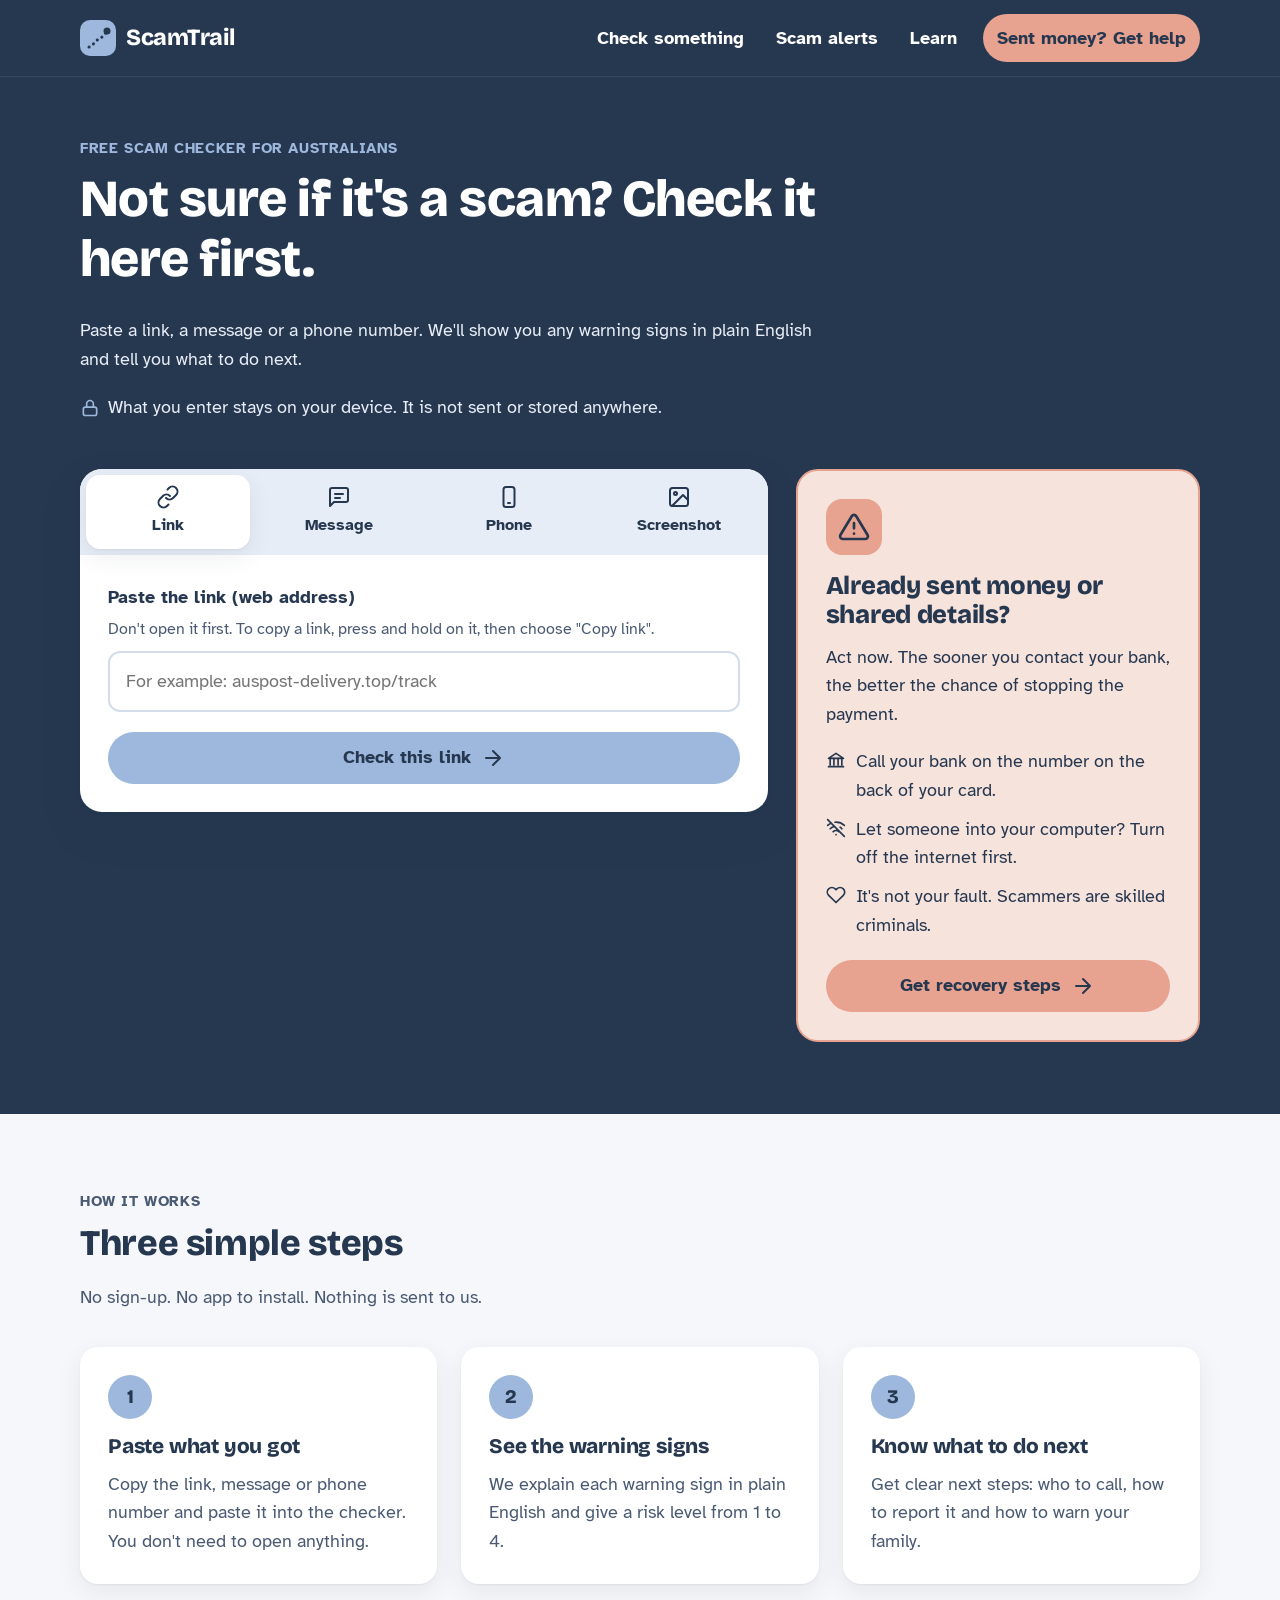
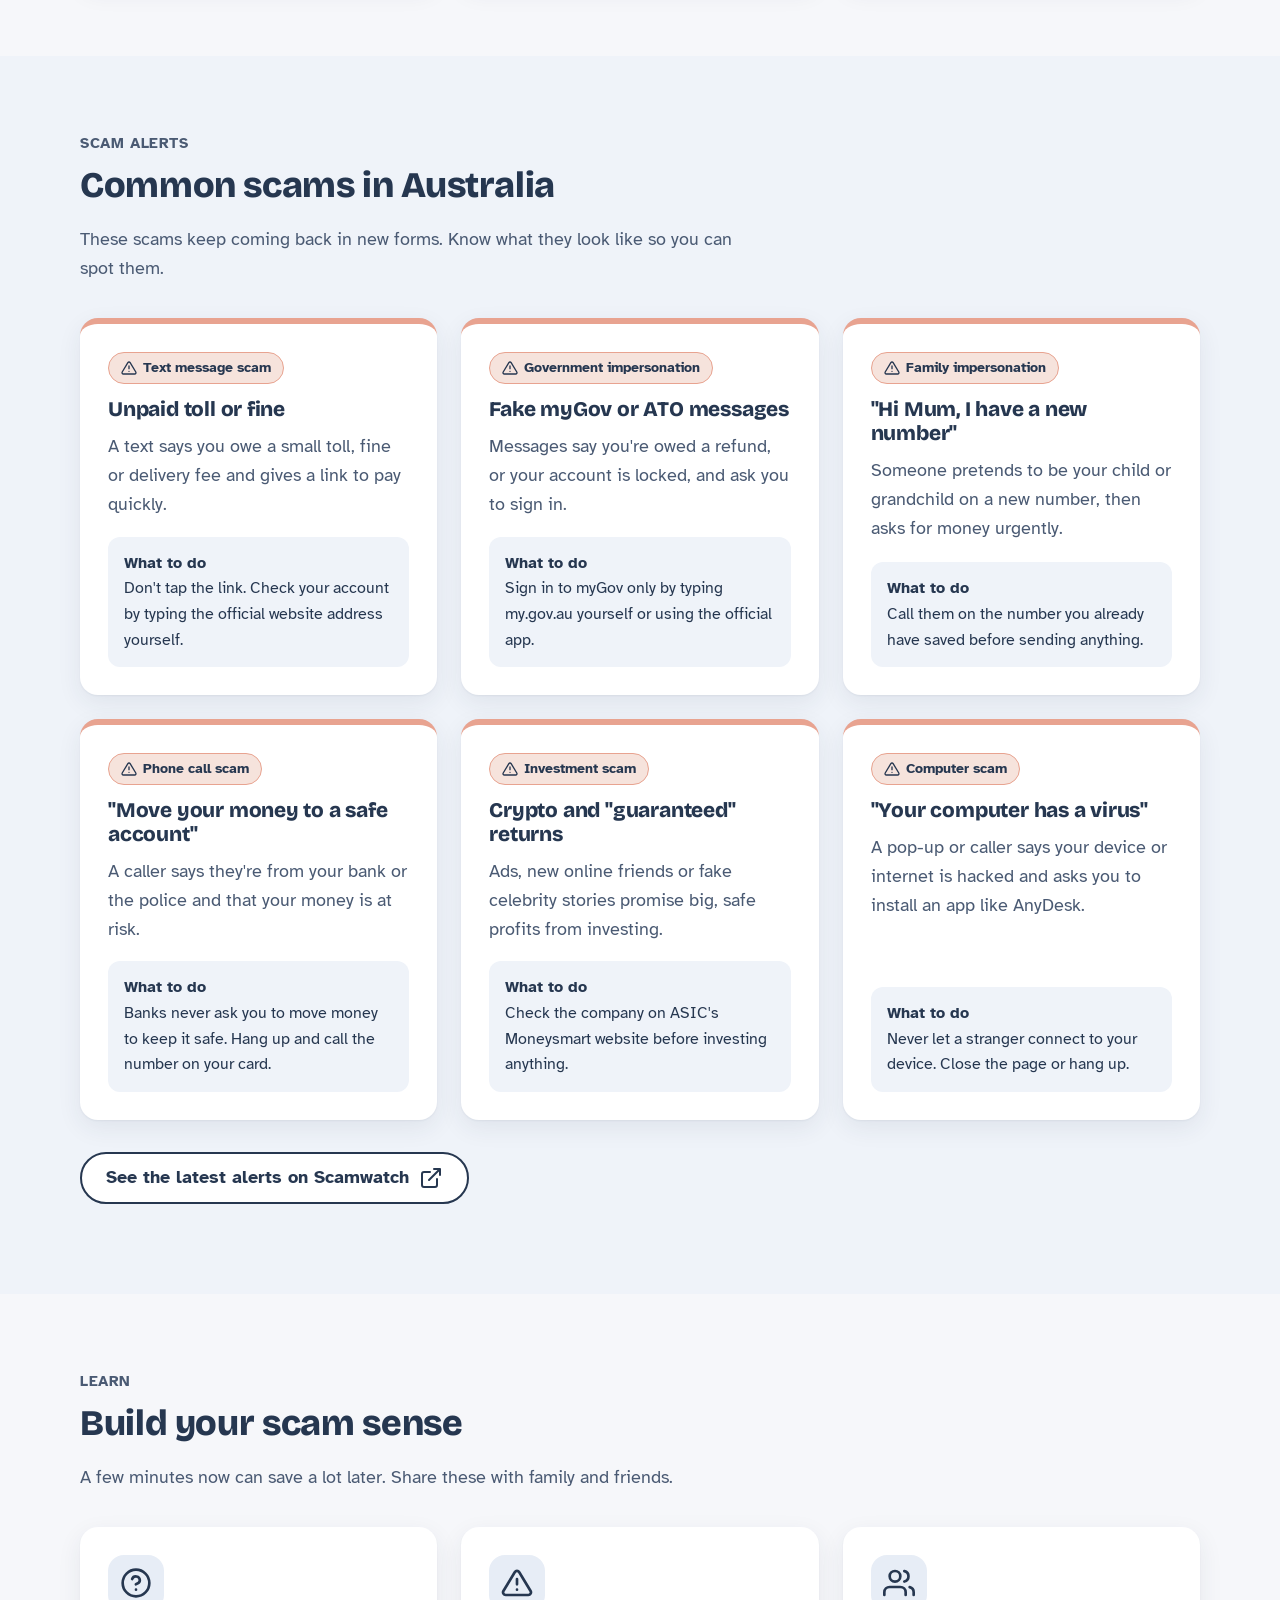
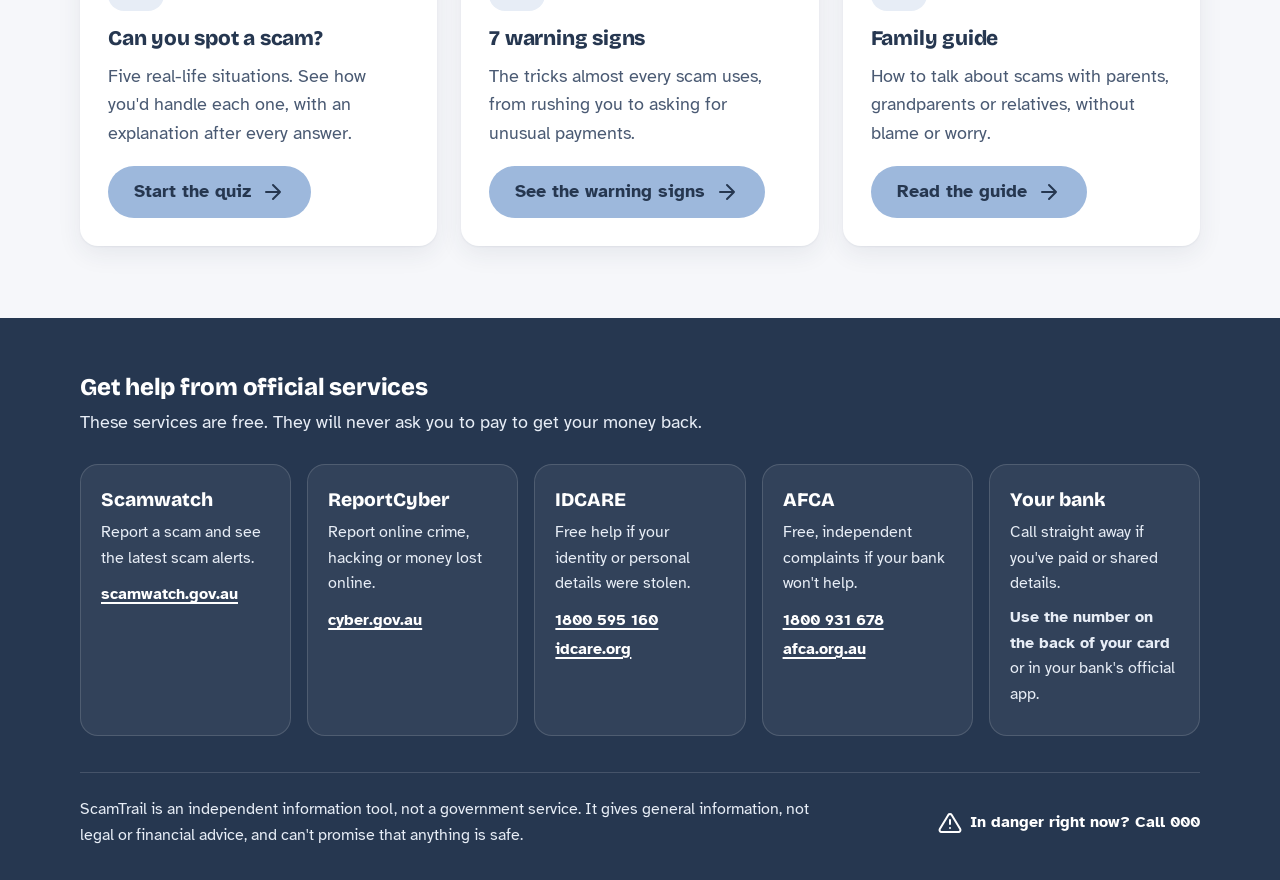
<file: index.html>
<!doctype html>
<html lang="en-AU">
<head>
  <meta charset="utf-8">
  <meta name="viewport" content="width=device-width, initial-scale=1">
  <meta name="theme-color" content="#263750">
  <link rel="icon" href="data:image/svg+xml,%3Csvg xmlns='http://www.w3.org/2000/svg' viewBox='0 0 36 36'%3E%3Crect width='36' height='36' rx='10' fill='%239DB8DC'/%3E%3Ccircle cx='27' cy='11' r='3.5' fill='%23263750'/%3E%3Cpath d='M9 27c5 0 4.5-7 9-7s4-7 9-7' fill='none' stroke='%23263750' stroke-width='3' stroke-linecap='round'/%3E%3C/svg%3E">
  <link rel="preconnect" href="https://fonts.googleapis.com">
  <link rel="preconnect" href="https://fonts.gstatic.com" crossorigin>
  <link href="https://fonts.googleapis.com/css2?family=Atkinson+Hyperlegible:ital,wght@0,400;0,700;1,400&family=Bricolage+Grotesque:opsz,wght@12..96,800&display=swap" rel="stylesheet">
  <link rel="stylesheet" href="assets/css/styles.css">
  <title>ScamTrail: check a link, message or call</title>
  <meta name="description" content="Free, private scam checker for Australians. Paste a link, message or phone number and see warning signs in plain English, plus clear steps if you've already sent money.">
</head>
<body>
  <svg xmlns="http://www.w3.org/2000/svg" style="display:none" aria-hidden="true">
    <symbol id="i-link" viewBox="0 0 24 24"><path d="M10 13a5 5 0 0 0 7.07 0l3-3a5 5 0 0 0-7.07-7.07l-1.5 1.5"/><path d="M14 11a5 5 0 0 0-7.07 0l-3 3a5 5 0 0 0 7.07 7.07l1.5-1.5"/></symbol>
    <symbol id="i-message" viewBox="0 0 24 24"><path d="M21 15a2 2 0 0 1-2 2H7l-4 4V5a2 2 0 0 1 2-2h14a2 2 0 0 1 2 2z"/><path d="M8 9h8M8 13h5"/></symbol>
    <symbol id="i-phone" viewBox="0 0 24 24"><rect x="6.5" y="2" width="11" height="20" rx="2.5"/><path d="M11 18h2"/></symbol>
    <symbol id="i-image" viewBox="0 0 24 24"><rect x="3" y="3" width="18" height="18" rx="2.5"/><circle cx="8.5" cy="8.5" r="1.5"/><path d="m21 15-5-5L5 21"/></symbol>
    <symbol id="i-shield" viewBox="0 0 24 24"><path d="M12 22s8-4 8-10V5l-8-3-8 3v7c0 6 8 10 8 10z"/></symbol>
    <symbol id="i-shield-check" viewBox="0 0 24 24"><path d="M12 22s8-4 8-10V5l-8-3-8 3v7c0 6 8 10 8 10z"/><path d="m9 12 2 2 4-4"/></symbol>
    <symbol id="i-alert" viewBox="0 0 24 24"><path d="M10.3 3.9 1.8 18a2 2 0 0 0 1.7 3h17a2 2 0 0 0 1.7-3L13.7 3.9a2 2 0 0 0-3.4 0z"/><path d="M12 9v4M12 17h.01"/></symbol>
    <symbol id="i-check" viewBox="0 0 24 24"><path d="M20 6 9 17l-5-5"/></symbol>
    <symbol id="i-x" viewBox="0 0 24 24"><path d="M18 6 6 18M6 6l12 12"/></symbol>
    <symbol id="i-arrow" viewBox="0 0 24 24"><path d="M5 12h14M12 5l7 7-7 7"/></symbol>
    <symbol id="i-external" viewBox="0 0 24 24"><path d="M18 13v6a2 2 0 0 1-2 2H5a2 2 0 0 1-2-2V8a2 2 0 0 1 2-2h6M15 3h6v6M10 14 21 3"/></symbol>
    <symbol id="i-bank" viewBox="0 0 24 24"><path d="M3 10h18L12 4 3 10z"/><path d="M5 10v8M9.5 10v8M14.5 10v8M19 10v8M3 20h18"/></symbol>
    <symbol id="i-card" viewBox="0 0 24 24"><rect x="2" y="5" width="20" height="14" rx="2.5"/><path d="M2 10h20M6 15h4"/></symbol>
    <symbol id="i-gift" viewBox="0 0 24 24"><rect x="3" y="8" width="18" height="4" rx="1"/><path d="M12 8v13M19 12v9H5v-9"/><path d="M7.5 8a2.5 2.5 0 0 1 0-5C11 3 12 8 12 8s1-5 4.5-5a2.5 2.5 0 0 1 0 5"/></symbol>
    <symbol id="i-id" viewBox="0 0 24 24"><rect x="2" y="5" width="20" height="14" rx="2.5"/><circle cx="8" cy="11" r="2"/><path d="M5 16c.7-1.2 1.8-2 3-2s2.3.8 3 2M14 10h5M14 14h3"/></symbol>
    <symbol id="i-monitor" viewBox="0 0 24 24"><rect x="2" y="4" width="20" height="13" rx="2.5"/><path d="M8 21h8M12 17v4"/></symbol>
    <symbol id="i-book" viewBox="0 0 24 24"><path d="M4 19.5A2.5 2.5 0 0 1 6.5 17H20V3H6.5A2.5 2.5 0 0 0 4 5.5z"/><path d="M4 19.5A2.5 2.5 0 0 0 6.5 22H20v-5"/></symbol>
    <symbol id="i-quiz" viewBox="0 0 24 24"><circle cx="12" cy="12" r="10"/><path d="M9.1 9a3 3 0 0 1 5.8 1c0 2-3 3-3 3M12 17h.01"/></symbol>
    <symbol id="i-family" viewBox="0 0 24 24"><path d="M17 21v-2a4 4 0 0 0-4-4H5a4 4 0 0 0-4 4v2"/><circle cx="9" cy="7" r="4"/><path d="M23 21v-2a4 4 0 0 0-3-3.9M16 3.1a4 4 0 0 1 0 7.8"/></symbol>
    <symbol id="i-share" viewBox="0 0 24 24"><circle cx="18" cy="5" r="3"/><circle cx="6" cy="12" r="3"/><circle cx="18" cy="19" r="3"/><path d="m8.6 13.5 6.8 4M15.4 6.5l-6.8 4"/></symbol>
    <symbol id="i-flag" viewBox="0 0 24 24"><path d="M4 22V4M4 15s1-1 4-1 5 2 8 2 4-1 4-1V3s-1 1-4 1-5-2-8-2-4 1-4 1"/></symbol>
    <symbol id="i-upload" viewBox="0 0 24 24"><path d="M21 15v4a2 2 0 0 1-2 2H5a2 2 0 0 1-2-2v-4M17 8l-5-5-5 5M12 3v12"/></symbol>
    <symbol id="i-notes" viewBox="0 0 24 24"><rect x="5" y="4" width="14" height="18" rx="2"/><path d="M9 2h6v4H9zM9 11h6M9 15h6"/></symbol>
    <symbol id="i-letter" viewBox="0 0 24 24"><rect x="3" y="5" width="18" height="14" rx="2.5"/><path d="m3 7 9 6 9-6"/></symbol>
    <symbol id="i-lock" viewBox="0 0 24 24"><rect x="4" y="11" width="16" height="10" rx="2.5"/><path d="M8 11V7a4 4 0 0 1 8 0v4"/></symbol>
    <symbol id="i-clock" viewBox="0 0 24 24"><circle cx="12" cy="12" r="10"/><path d="M12 6v6l4 2"/></symbol>
    <symbol id="i-eye" viewBox="0 0 24 24"><path d="M1 12s4-8 11-8 11 8 11 8-4 8-11 8-11-8-11-8z"/><circle cx="12" cy="12" r="3"/></symbol>
    <symbol id="i-menu" viewBox="0 0 24 24"><path d="M3 6h18M3 12h18M3 18h18"/></symbol>
    <symbol id="i-heart" viewBox="0 0 24 24"><path d="M20.8 4.6a5.5 5.5 0 0 0-7.8 0L12 5.7l-1-1.1a5.5 5.5 0 0 0-7.8 7.8L12 21l8.8-8.6a5.5 5.5 0 0 0 0-7.8z"/></symbol>
    <symbol id="i-copy" viewBox="0 0 24 24"><rect x="9" y="9" width="13" height="13" rx="2"/><path d="M5 15H4a2 2 0 0 1-2-2V4a2 2 0 0 1 2-2h9a2 2 0 0 1 2 2v1"/></symbol>
    <symbol id="i-download" viewBox="0 0 24 24"><path d="M21 15v4a2 2 0 0 1-2 2H5a2 2 0 0 1-2-2v-4M7 10l5 5 5-5M12 15V3"/></symbol>
    <symbol id="i-print" viewBox="0 0 24 24"><path d="M6 9V2h12v7M6 18H4a2 2 0 0 1-2-2v-5a2 2 0 0 1 2-2h16a2 2 0 0 1 2 2v5a2 2 0 0 1-2 2h-2"/><rect x="6" y="14" width="12" height="8"/></symbol>
    <symbol id="i-trash" viewBox="0 0 24 24"><path d="M3 6h18M8 6V4a2 2 0 0 1 2-2h4a2 2 0 0 1 2 2v2M19 6l-1 14a2 2 0 0 1-2 2H8a2 2 0 0 1-2-2L5 6"/></symbol>
    <symbol id="i-search" viewBox="0 0 24 24"><circle cx="11" cy="11" r="7"/><path d="m21 21-4.3-4.3"/></symbol>
    <symbol id="i-wifi-off" viewBox="0 0 24 24"><path d="m2 2 20 20M8.5 16.5a5 5 0 0 1 7 0M2 8.8a15 15 0 0 1 4.2-2.6M10.7 5.1A15 15 0 0 1 22 8.8M5 12.9a10 10 0 0 1 5.2-2.8M16.9 11a10 10 0 0 1 2.1 1.9M12 20h.01"/></symbol>
  </svg>
  <a class="skip-link" href="#main">Skip to main content</a>
  <header class="site-header">
    <div class="container header-inner">
      <a class="brand" href="index.html" aria-label="ScamTrail home">
        <svg viewBox="0 0 36 36" aria-hidden="true"><rect width="36" height="36" rx="10" fill="#9DB8DC"/><path d="M9 27c5 0 4.5-7 9-7s4-7 9-7" fill="none" stroke="#263750" stroke-width="3" stroke-linecap="round" stroke-dasharray="0.1 5.5"/><circle cx="27" cy="11" r="3.5" fill="#263750"/></svg>
        ScamTrail
      </a>
      <button class="nav-toggle" type="button" aria-expanded="false" aria-controls="site-nav">
        <svg class="icon" aria-hidden="true"><use href="#i-menu"/></svg>Menu
      </button>
      <nav class="site-nav" id="site-nav" aria-label="Main">
        <ul>
          <li><a href="index.html#check">Check something</a></li>
          <li><a href="index.html#alerts">Scam alerts</a></li>
          <li><a href="index.html#learn">Learn</a></li>
          <li><a class="nav-help" href="recovery.html">Sent money? Get help</a></li>
        </ul>
      </nav>
    </div>
  </header>

  <main id="main">
    <!-- Hero + checker -->
    <section class="hero" id="check" aria-labelledby="hero-title">
      <div class="container hero-grid">
        <div class="hero-intro">
          <span class="eyebrow">Free scam checker for Australians</span>
          <h1 id="hero-title">Not sure if it's a scam? Check it here first.</h1>
          <p>Paste a link, a message or a phone number. We'll show you any warning signs in plain English and tell you what to do next.</p>
          <p class="privacy-note"><svg class="icon" aria-hidden="true"><use href="#i-lock"/></svg>What you enter stays on your device. It is not sent or stored anywhere.</p>
        </div>

        <div class="checker">
          <div class="tablist" role="tablist" aria-label="What do you want to check?">
            <button class="tab" role="tab" id="tab-link" aria-controls="panel-link" aria-selected="true" type="button">
              <svg class="icon" aria-hidden="true"><use href="#i-link"/></svg>Link
            </button>
            <button class="tab" role="tab" id="tab-message" aria-controls="panel-message" aria-selected="false" tabindex="-1" type="button">
              <svg class="icon" aria-hidden="true"><use href="#i-message"/></svg>Message
            </button>
            <button class="tab" role="tab" id="tab-phone" aria-controls="panel-phone" aria-selected="false" tabindex="-1" type="button">
              <svg class="icon" aria-hidden="true"><use href="#i-phone"/></svg>Phone
            </button>
            <button class="tab" role="tab" id="tab-screenshot" aria-controls="panel-screenshot" aria-selected="false" tabindex="-1" type="button">
              <svg class="icon" aria-hidden="true"><use href="#i-image"/></svg>Screenshot
            </button>
          </div>

          <form class="tabpanel" role="tabpanel" id="panel-link" aria-labelledby="tab-link" data-type="link" novalidate>
            <div class="field">
              <label for="link-input">Paste the link (web address)</label>
              <span class="hint" id="link-hint">Don't open it first. To copy a link, press and hold on it, then choose "Copy link".</span>
              <input class="input" id="link-input" name="value" type="text" inputmode="url" autocomplete="off" autocapitalize="off" spellcheck="false" placeholder="For example: auspost-delivery.top/track" aria-describedby="link-hint link-error">
              <div class="error-msg" id="link-error" role="alert"></div>
            </div>
            <button class="btn btn-primary btn-block" type="submit">Check this link<svg class="icon" aria-hidden="true"><use href="#i-arrow"/></svg></button>
          </form>

          <form class="tabpanel" role="tabpanel" id="panel-message" aria-labelledby="tab-message" data-type="message" novalidate hidden>
            <div class="field">
              <label for="message-input">Paste the text message, email or chat</label>
              <span class="hint" id="message-hint">Include everything: who it's from, any links and any numbers.</span>
              <textarea class="textarea" id="message-input" name="value" placeholder="For example: Your parcel is on hold. Pay the $2.99 redelivery fee within 24 hours..." aria-describedby="message-hint message-error"></textarea>
              <div class="error-msg" id="message-error" role="alert"></div>
            </div>
            <button class="btn btn-primary btn-block" type="submit">Check this message<svg class="icon" aria-hidden="true"><use href="#i-arrow"/></svg></button>
          </form>

          <form class="tabpanel" role="tabpanel" id="panel-phone" aria-labelledby="tab-phone" data-type="phone" novalidate hidden>
            <div class="field">
              <label for="phone-input">Phone number that called or texted you</label>
              <span class="hint" id="phone-hint">Don't call it back to check.</span>
              <input class="input" id="phone-input" name="value" type="tel" inputmode="tel" autocomplete="off" placeholder="For example: 0412 345 678 or +44 20 7946 0000" aria-describedby="phone-hint phone-error">
              <div class="error-msg" id="phone-error" role="alert"></div>
            </div>
            <div class="field">
              <label for="phone-context">What did they say or ask you to do? <span class="hint" style="display:inline">(optional, but it helps)</span></label>
              <textarea class="textarea" id="phone-context" name="context" placeholder="For example: They said they were from my bank and asked me to move money to a safe account."></textarea>
            </div>
            <button class="btn btn-primary btn-block" type="submit">Check this number<svg class="icon" aria-hidden="true"><use href="#i-arrow"/></svg></button>
          </form>

          <form class="tabpanel" role="tabpanel" id="panel-screenshot" aria-labelledby="tab-screenshot" data-type="screenshot" novalidate hidden>
            <div class="field">
              <span class="label" id="shot-label">Add a screenshot (optional)</span>
              <label class="upload" for="shot-input">
                <svg class="icon icon-lg" aria-hidden="true"><use href="#i-upload"/></svg>
                <span class="upload-title">Choose a picture</span>
                <span class="hint" style="margin:0">A photo or screenshot of the message, email or website</span>
                <input id="shot-input" type="file" accept="image/*" aria-labelledby="shot-label">
              </label>
              <div class="preview" id="shot-preview" hidden>
                <img id="shot-img" alt="Preview of your screenshot">
                <div>
                  <p class="preview-name" id="shot-name"></p>
                  <button class="btn btn-ghost" type="button" id="shot-remove"><svg class="icon" aria-hidden="true"><use href="#i-x"/></svg>Remove picture</button>
                </div>
              </div>
            </div>
            <div class="field">
              <label for="shot-text">Type the words you can see in the screenshot</label>
              <span class="hint" id="shot-hint">Include any links, phone numbers, amounts and who it claims to be from.</span>
              <textarea class="textarea" id="shot-text" name="value" placeholder="For example: myGov: Your account is suspended. Verify your details at..." aria-describedby="shot-hint shot-error"></textarea>
              <div class="error-msg" id="shot-error" role="alert"></div>
            </div>
            <button class="btn btn-primary btn-block" type="submit">Check this screenshot<svg class="icon" aria-hidden="true"><use href="#i-arrow"/></svg></button>
            <p class="form-note"><svg class="icon" aria-hidden="true"><use href="#i-eye"/></svg>Your picture stays on this device. ScamTrail can't read words in pictures yet, so we check the words you type.</p>
          </form>
        </div>

        <aside class="sent-money" aria-labelledby="sent-title">
          <div class="icon-badge icon-badge-warn"><svg class="icon icon-lg" aria-hidden="true"><use href="#i-alert"/></svg></div>
          <h2 id="sent-title">Already sent money or shared details?</h2>
          <p>Act now. The sooner you contact your bank, the better the chance of stopping the payment.</p>
          <ul>
            <li><svg class="icon" aria-hidden="true"><use href="#i-bank"/></svg><span>Call your bank on the number on the back of your card.</span></li>
            <li><svg class="icon" aria-hidden="true"><use href="#i-wifi-off"/></svg><span>Let someone into your computer? Turn off the internet first.</span></li>
            <li><svg class="icon" aria-hidden="true"><use href="#i-heart"/></svg><span>It's not your fault. Scammers are skilled criminals.</span></li>
          </ul>
          <a class="btn btn-warn btn-block" href="recovery.html">Get recovery steps<svg class="icon" aria-hidden="true"><use href="#i-arrow"/></svg></a>
        </aside>
      </div>
    </section>

    <!-- How it works -->
    <section class="section" aria-labelledby="how-title">
      <div class="container">
        <div class="section-head">
          <span class="eyebrow">How it works</span>
          <h2 id="how-title">Three simple steps</h2>
          <p>No sign-up. No app to install. Nothing is sent to us.</p>
        </div>
        <ol class="steps grid grid-3">
          <li class="card step-card">
            <span class="step-num" aria-hidden="true">1</span>
            <h3><span class="visually-hidden">Step 1: </span>Paste what you got</h3>
            <p>Copy the link, message or phone number and paste it into the checker. You don't need to open anything.</p>
          </li>
          <li class="card step-card">
            <span class="step-num" aria-hidden="true">2</span>
            <h3><span class="visually-hidden">Step 2: </span>See the warning signs</h3>
            <p>We explain each warning sign in plain English and give a risk level from 1 to 4.</p>
          </li>
          <li class="card step-card">
            <span class="step-num" aria-hidden="true">3</span>
            <h3><span class="visually-hidden">Step 3: </span>Know what to do next</h3>
            <p>Get clear next steps: who to call, how to report it and how to warn your family.</p>
          </li>
        </ol>
      </div>
    </section>

    <!-- Scam alerts -->
    <section class="section section-tint" id="alerts" aria-labelledby="alerts-title">
      <div class="container">
        <div class="section-head">
          <span class="eyebrow">Scam alerts</span>
          <h2 id="alerts-title">Common scams in Australia</h2>
          <p>These scams keep coming back in new forms. Know what they look like so you can spot them.</p>
        </div>
        <div class="grid grid-3">
          <article class="card alert-card">
            <span class="tag tag-warn"><svg class="icon" aria-hidden="true"><use href="#i-alert"/></svg>Text message scam</span>
            <h3>Unpaid toll or fine</h3>
            <p>A text says you owe a small toll, fine or delivery fee and gives a link to pay quickly.</p>
            <div class="alert-tip"><strong>What to do</strong>Don't tap the link. Check your account by typing the official website address yourself.</div>
          </article>
          <article class="card alert-card">
            <span class="tag tag-warn"><svg class="icon" aria-hidden="true"><use href="#i-alert"/></svg>Government impersonation</span>
            <h3>Fake myGov or ATO messages</h3>
            <p>Messages say you're owed a refund, or your account is locked, and ask you to sign in.</p>
            <div class="alert-tip"><strong>What to do</strong>Sign in to myGov only by typing my.gov.au yourself or using the official app.</div>
          </article>
          <article class="card alert-card">
            <span class="tag tag-warn"><svg class="icon" aria-hidden="true"><use href="#i-alert"/></svg>Family impersonation</span>
            <h3>"Hi Mum, I have a new number"</h3>
            <p>Someone pretends to be your child or grandchild on a new number, then asks for money urgently.</p>
            <div class="alert-tip"><strong>What to do</strong>Call them on the number you already have saved before sending anything.</div>
          </article>
          <article class="card alert-card">
            <span class="tag tag-warn"><svg class="icon" aria-hidden="true"><use href="#i-alert"/></svg>Phone call scam</span>
            <h3>"Move your money to a safe account"</h3>
            <p>A caller says they're from your bank or the police and that your money is at risk.</p>
            <div class="alert-tip"><strong>What to do</strong>Banks never ask you to move money to keep it safe. Hang up and call the number on your card.</div>
          </article>
          <article class="card alert-card">
            <span class="tag tag-warn"><svg class="icon" aria-hidden="true"><use href="#i-alert"/></svg>Investment scam</span>
            <h3>Crypto and "guaranteed" returns</h3>
            <p>Ads, new online friends or fake celebrity stories promise big, safe profits from investing.</p>
            <div class="alert-tip"><strong>What to do</strong>Check the company on ASIC's Moneysmart website before investing anything.</div>
          </article>
          <article class="card alert-card">
            <span class="tag tag-warn"><svg class="icon" aria-hidden="true"><use href="#i-alert"/></svg>Computer scam</span>
            <h3>"Your computer has a virus"</h3>
            <p>A pop-up or caller says your device or internet is hacked and asks you to install an app like AnyDesk.</p>
            <div class="alert-tip"><strong>What to do</strong>Never let a stranger connect to your device. Close the page or hang up.</div>
          </article>
        </div>
        <p class="section-foot">
          <a class="btn btn-secondary" href="https://www.scamwatch.gov.au" rel="noopener" target="_blank">See the latest alerts on Scamwatch<svg class="icon" aria-hidden="true"><use href="#i-external"/></svg><span class="visually-hidden"> (opens in a new tab)</span></a>
        </p>
      </div>
    </section>

    <!-- Learn -->
    <section class="section" id="learn" aria-labelledby="learn-title">
      <div class="container">
        <div class="section-head">
          <span class="eyebrow">Learn</span>
          <h2 id="learn-title">Build your scam sense</h2>
          <p>A few minutes now can save a lot later. Share these with family and friends.</p>
        </div>
        <div class="grid grid-3">
          <article class="card learn-card">
            <div class="icon-badge"><svg class="icon icon-lg" aria-hidden="true"><use href="#i-quiz"/></svg></div>
            <h3>Can you spot a scam?</h3>
            <p>Five real-life situations. See how you'd handle each one, with an explanation after every answer.</p>
            <button class="btn btn-primary" type="button" data-open="quiz-dialog">Start the quiz<svg class="icon" aria-hidden="true"><use href="#i-arrow"/></svg></button>
          </article>
          <article class="card learn-card">
            <div class="icon-badge"><svg class="icon icon-lg" aria-hidden="true"><use href="#i-alert"/></svg></div>
            <h3>7 warning signs</h3>
            <p>The tricks almost every scam uses, from rushing you to asking for unusual payments.</p>
            <button class="btn btn-primary" type="button" data-open="signs-dialog">See the warning signs<svg class="icon" aria-hidden="true"><use href="#i-arrow"/></svg></button>
          </article>
          <article class="card learn-card">
            <div class="icon-badge"><svg class="icon icon-lg" aria-hidden="true"><use href="#i-family"/></svg></div>
            <h3>Family guide</h3>
            <p>How to talk about scams with parents, grandparents or relatives, without blame or worry.</p>
            <button class="btn btn-primary" type="button" data-open="family-dialog">Read the guide<svg class="icon" aria-hidden="true"><use href="#i-arrow"/></svg></button>
          </article>
        </div>
      </div>
    </section>
  </main>

  <!-- Quiz dialog -->
  <dialog id="quiz-dialog" aria-labelledby="quiz-title">
    <div class="dialog-head">
      <h2 id="quiz-title">Can you spot a scam?</h2>
      <button class="dialog-close" type="button" data-close><svg class="icon" aria-hidden="true"><use href="#i-x"/></svg>Close</button>
    </div>
    <div class="dialog-body" id="quiz-body" aria-live="polite"></div>
  </dialog>

  <!-- Warning signs dialog -->
  <dialog id="signs-dialog" aria-labelledby="signs-title">
    <div class="dialog-head">
      <h2 id="signs-title">7 warning signs of a scam</h2>
      <button class="dialog-close" type="button" data-close><svg class="icon" aria-hidden="true"><use href="#i-x"/></svg>Close</button>
    </div>
    <div class="dialog-body">
      <ul class="sign-list">
        <li><span class="icon-badge"><svg class="icon" aria-hidden="true"><use href="#i-clock"/></svg></span><div><h3>It rushes you</h3><p>"Act now", "within 24 hours", "final notice". Pressure stops you from checking.</p></div></li>
        <li><span class="icon-badge"><svg class="icon" aria-hidden="true"><use href="#i-gift"/></svg></span><div><h3>It asks for unusual payments</h3><p>Gift cards, cryptocurrency, money transfer services or a "new" bank account.</p></div></li>
        <li><span class="icon-badge"><svg class="icon" aria-hidden="true"><use href="#i-lock"/></svg></span><div><h3>It asks for codes or passwords</h3><p>No real organisation needs your one-time code, PIN or password.</p></div></li>
        <li><span class="icon-badge"><svg class="icon" aria-hidden="true"><use href="#i-link"/></svg></span><div><h3>It sends a link to log in or pay</h3><p>Banks, myGov and the ATO say they won't send you links asking you to sign in.</p></div></li>
        <li><span class="icon-badge"><svg class="icon" aria-hidden="true"><use href="#i-eye"/></svg></span><div><h3>It's too good to be true</h3><p>Surprise prizes, refunds, easy jobs or guaranteed investment returns.</p></div></li>
        <li><span class="icon-badge"><svg class="icon" aria-hidden="true"><use href="#i-family"/></svg></span><div><h3>It asks you to keep it secret</h3><p>"Don't tell your bank" or "keep this between us" is a big warning sign.</p></div></li>
        <li><span class="icon-badge"><svg class="icon" aria-hidden="true"><use href="#i-monitor"/></svg></span><div><h3>It wants access to your device</h3><p>Being asked to install an app such as AnyDesk or TeamViewer so they can "help".</p></div></li>
      </ul>
      <div class="info-note"><svg class="icon" aria-hidden="true"><use href="#i-shield-check"/></svg><p><b>The golden rule:</b> stop, then check. Contact the organisation yourself using a number or website you find, not one they gave you.</p></div>
    </div>
  </dialog>

  <!-- Family guide dialog -->
  <dialog id="family-dialog" aria-labelledby="family-title">
    <div class="dialog-head">
      <h2 id="family-title">Talking to family about scams</h2>
      <button class="dialog-close" type="button" data-close><svg class="icon" aria-hidden="true"><use href="#i-x"/></svg>Close</button>
    </div>
    <div class="dialog-body">
      <ul class="tip-list">
        <li><span class="icon-badge"><svg class="icon" aria-hidden="true"><use href="#i-heart"/></svg></span><div><h3>Talk early, without blame</h3><p>Anyone can be scammed. Share your own near-misses so it feels normal to talk about.</p></div></li>
        <li><span class="icon-badge"><svg class="icon" aria-hidden="true"><use href="#i-lock"/></svg></span><div><h3>Agree on a family code word</h3><p>Pick a word only your family knows. If someone calls or texts asking for money, ask for the word.</p></div></li>
        <li><span class="icon-badge"><svg class="icon" aria-hidden="true"><use href="#i-phone"/></svg></span><div><h3>Practise the "hang up and call back" habit</h3><p>Show them how to find the official number on a card, bill or website and call it themselves.</p></div></li>
        <li><span class="icon-badge"><svg class="icon" aria-hidden="true"><use href="#i-bank"/></svg></span><div><h3>Set up bank protections together</h3><p>Ask the bank what protections it offers, such as transaction alerts and daily payment limits.</p></div></li>
        <li><span class="icon-badge"><svg class="icon" aria-hidden="true"><use href="#i-message"/></svg></span><div><h3>Make it easy to ask</h3><p>"Send it to me before you reply" is a simple rule. Save ScamTrail on their phone's home screen.</p></div></li>
        <li><span class="icon-badge"><svg class="icon" aria-hidden="true"><use href="#i-shield"/></svg></span><div><h3>If it has happened, stay calm</h3><p>Shame stops people asking for help. Focus on the next step and go through the recovery steps together.</p></div></li>
      </ul>
      <p class="info-note"><svg class="icon" aria-hidden="true"><use href="#i-family"/></svg><span>Speaking a language other than English? Ask your family to help you check messages, and remember scammers often pretend to be from immigration or visa services.</span></p>
    </div>
  </dialog>

  <footer class="site-footer">
    <div class="container">
      <h2 class="footer-head">Get help from official services</h2>
      <p class="footer-sub">These services are free. They will never ask you to pay to get your money back.</p>
      <ul class="help-list">
        <li>
          <strong>Scamwatch</strong>
          <p>Report a scam and see the latest scam alerts.</p>
          <a href="https://www.scamwatch.gov.au" rel="noopener" target="_blank">scamwatch.gov.au<span class="visually-hidden"> (opens in a new tab)</span></a>
        </li>
        <li>
          <strong>ReportCyber</strong>
          <p>Report online crime, hacking or money lost online.</p>
          <a href="https://www.cyber.gov.au/report-and-recover/report" rel="noopener" target="_blank">cyber.gov.au<span class="visually-hidden"> (opens in a new tab)</span></a>
        </li>
        <li>
          <strong>IDCARE</strong>
          <p>Free help if your identity or personal details were stolen.</p>
          <a href="tel:1800595160">1800 595 160</a><br>
          <a href="https://www.idcare.org" rel="noopener" target="_blank">idcare.org<span class="visually-hidden"> (opens in a new tab)</span></a>
        </li>
        <li>
          <strong>AFCA</strong>
          <p>Free, independent complaints if your bank won't help.</p>
          <a href="tel:1800931678">1800 931 678</a><br>
          <a href="https://www.afca.org.au" rel="noopener" target="_blank">afca.org.au<span class="visually-hidden"> (opens in a new tab)</span></a>
        </li>
        <li>
          <strong>Your bank</strong>
          <p>Call straight away if you've paid or shared details.</p>
          <p><b>Use the number on the back of your card</b> or in your bank's official app.</p>
        </li>
      </ul>
      <div class="footer-bottom">
        <p>ScamTrail is an independent information tool, not a government service. It gives general information, not legal or financial advice, and can't promise that anything is safe.</p>
        <p class="emergency"><svg class="icon" aria-hidden="true"><use href="#i-alert"/></svg>In danger right now? Call 000</p>
      </div>
    </div>
  </footer>

  <script src="assets/js/analyser.js"></script>
  <script src="assets/js/app.js"></script>
</body>
</html>
</file>
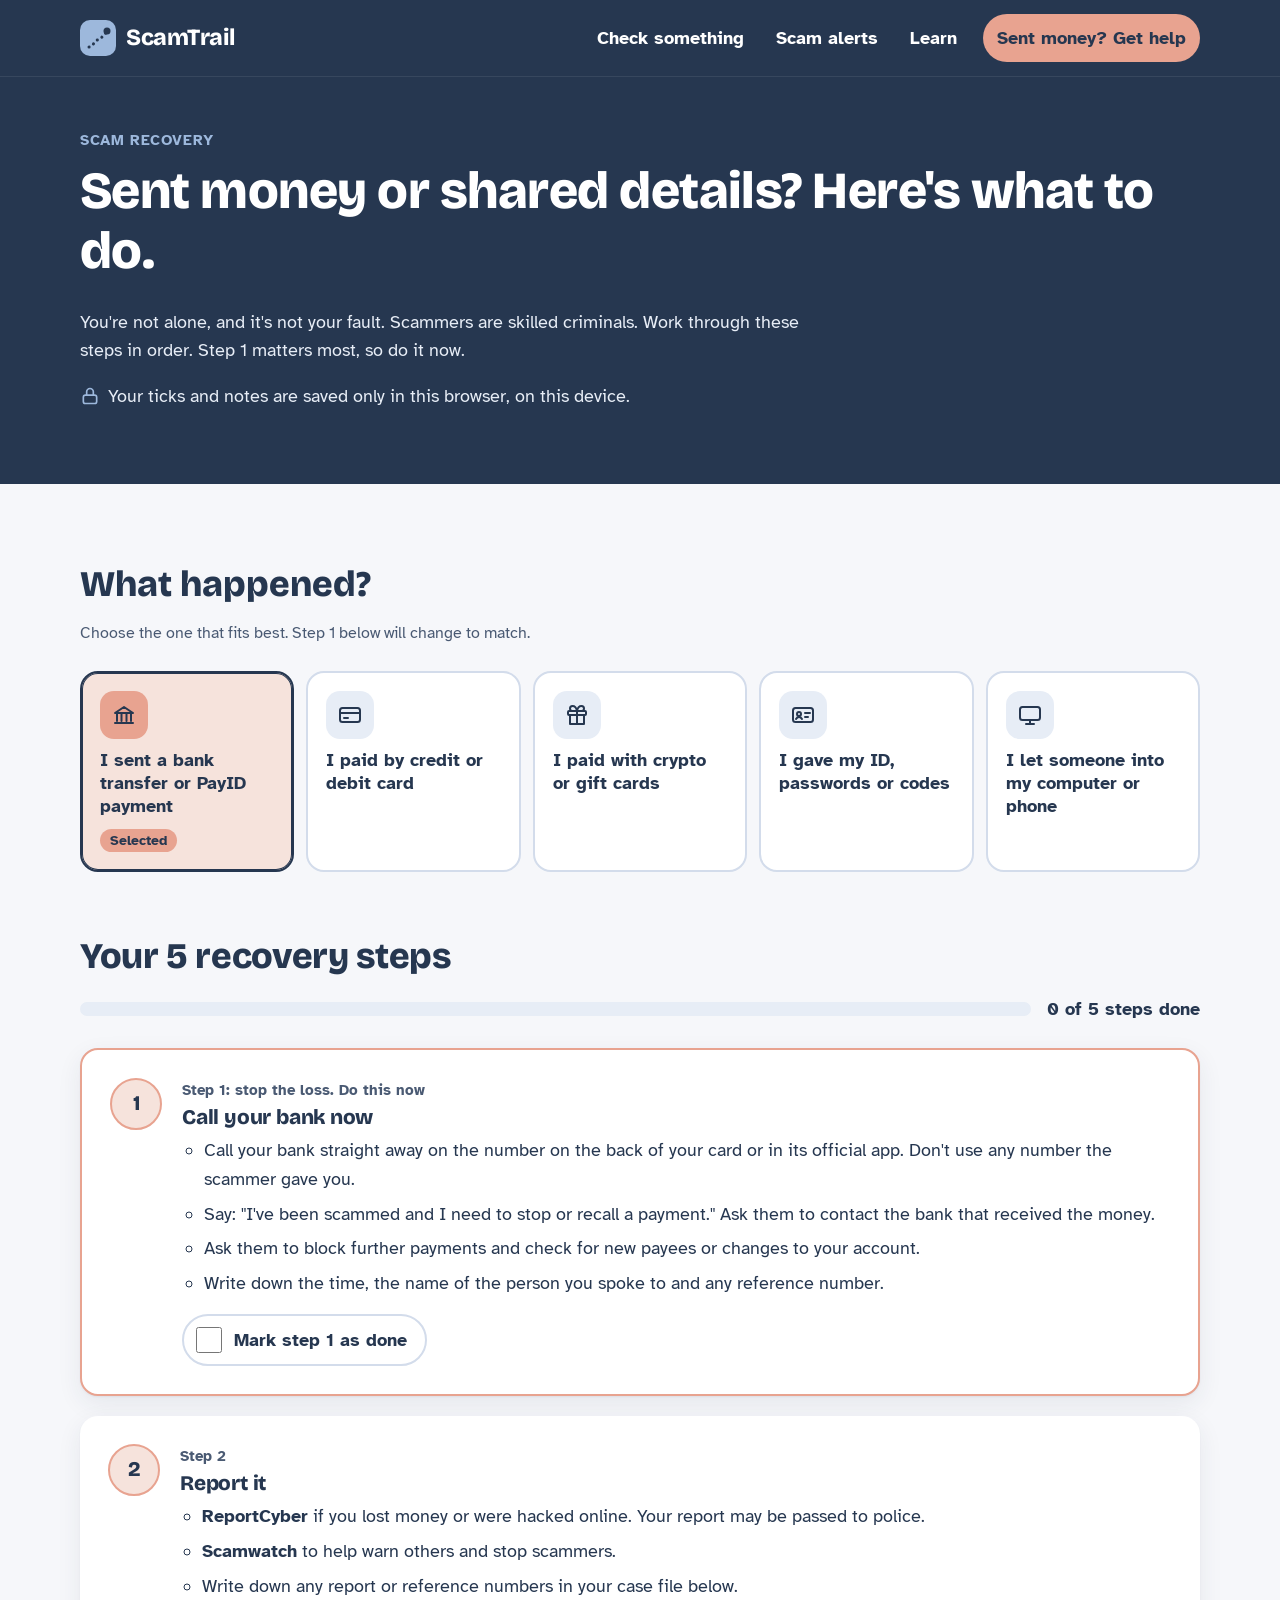
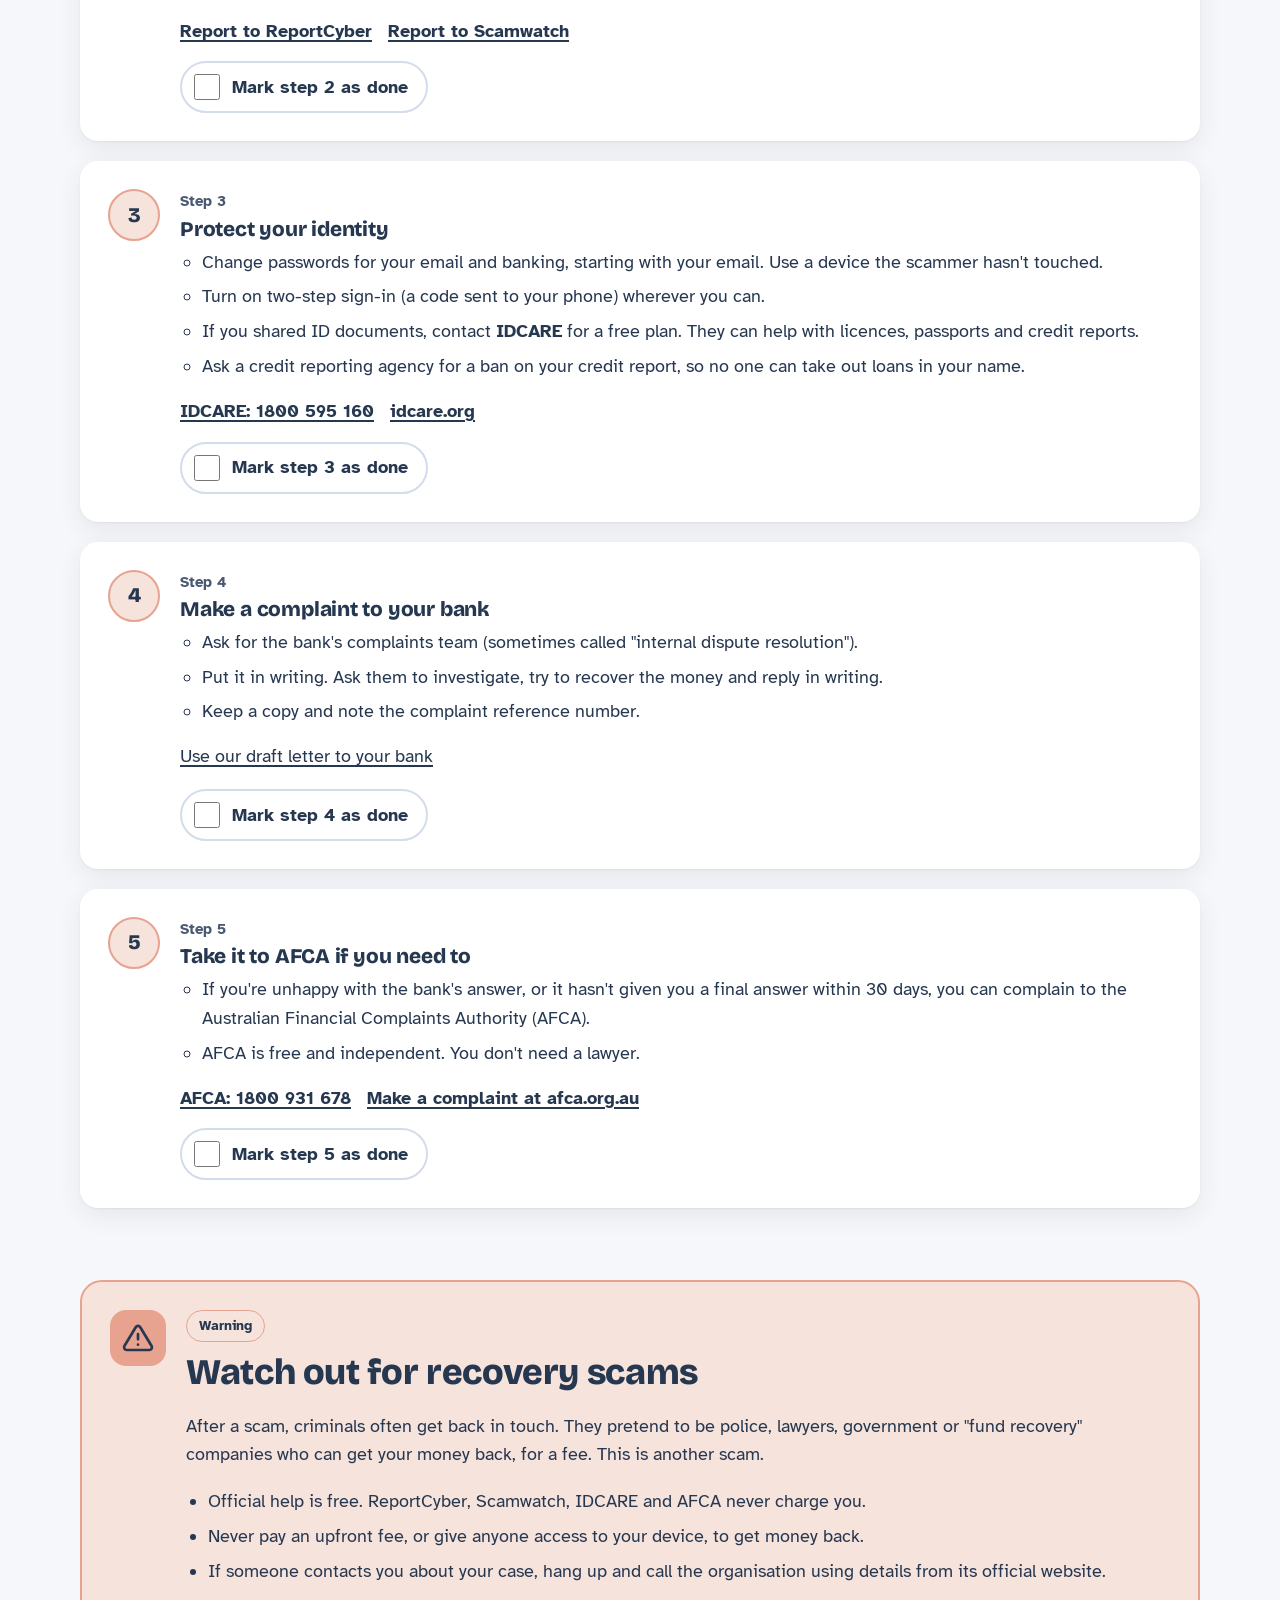
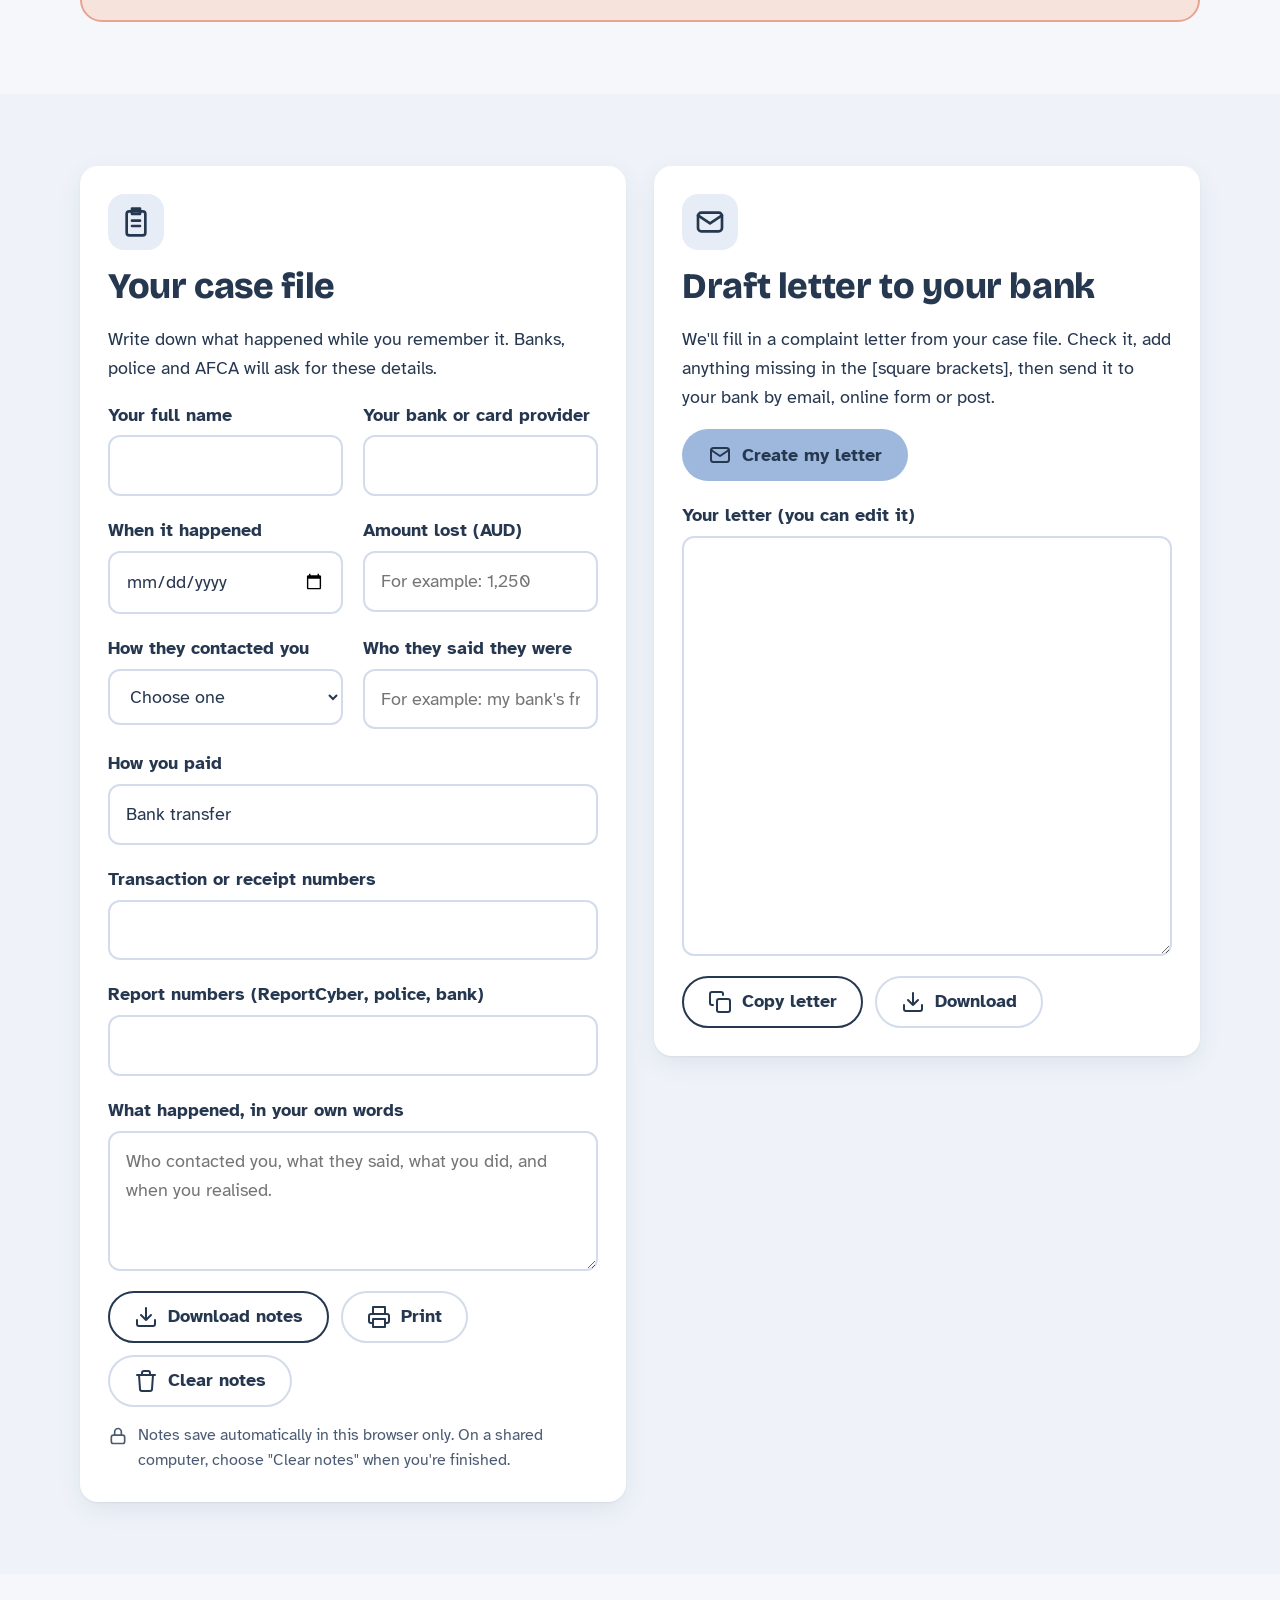
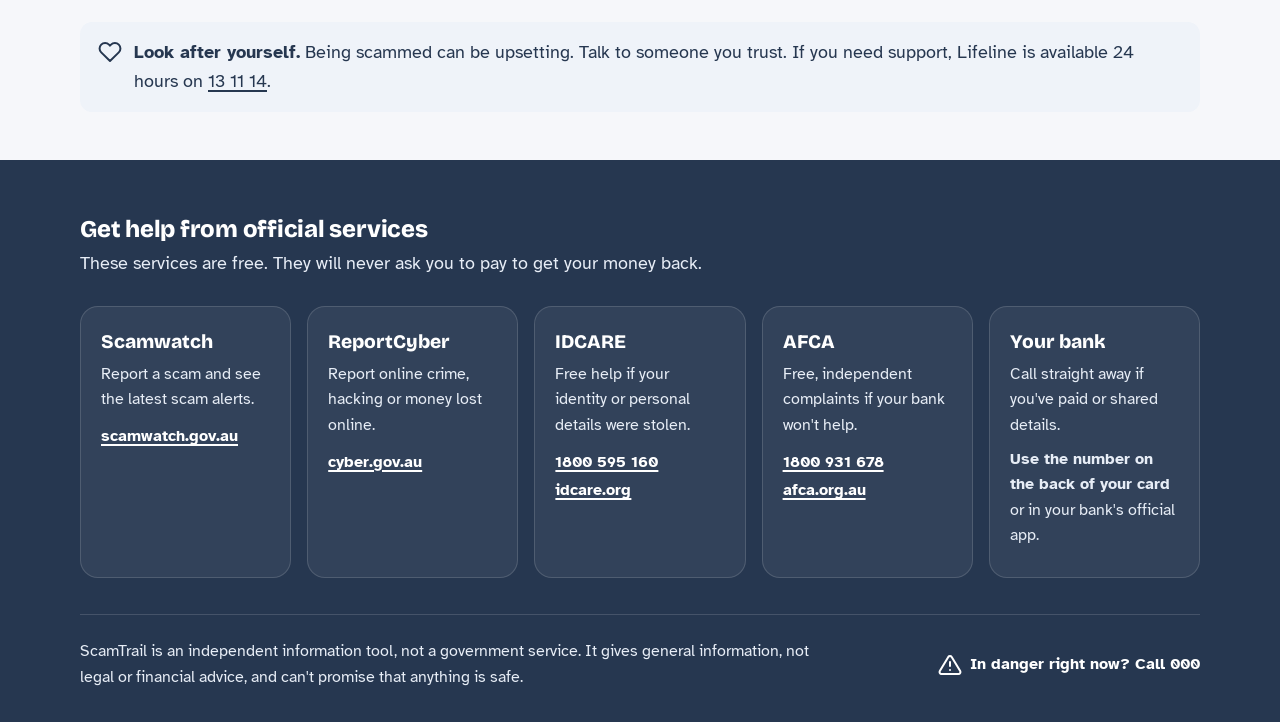
<file: recovery.html>
<!doctype html>
<html lang="en-AU">
<head>
  <meta charset="utf-8">
  <meta name="viewport" content="width=device-width, initial-scale=1">
  <meta name="theme-color" content="#263750">
  <link rel="icon" href="data:image/svg+xml,%3Csvg xmlns='http://www.w3.org/2000/svg' viewBox='0 0 36 36'%3E%3Crect width='36' height='36' rx='10' fill='%239DB8DC'/%3E%3Ccircle cx='27' cy='11' r='3.5' fill='%23263750'/%3E%3Cpath d='M9 27c5 0 4.5-7 9-7s4-7 9-7' fill='none' stroke='%23263750' stroke-width='3' stroke-linecap='round'/%3E%3C/svg%3E">
  <link rel="preconnect" href="https://fonts.googleapis.com">
  <link rel="preconnect" href="https://fonts.gstatic.com" crossorigin>
  <link href="https://fonts.googleapis.com/css2?family=Atkinson+Hyperlegible:ital,wght@0,400;0,700;1,400&family=Bricolage+Grotesque:opsz,wght@12..96,800&display=swap" rel="stylesheet">
  <link rel="stylesheet" href="assets/css/styles.css">
  <title>Scam recovery steps | ScamTrail</title>
  <meta name="description" content="Sent money or shared details with a scammer? Five clear steps to stop further loss, report it, protect your identity and complain to your bank or AFCA.">
</head>
<body>
  <svg xmlns="http://www.w3.org/2000/svg" style="display:none" aria-hidden="true">
    <symbol id="i-link" viewBox="0 0 24 24"><path d="M10 13a5 5 0 0 0 7.07 0l3-3a5 5 0 0 0-7.07-7.07l-1.5 1.5"/><path d="M14 11a5 5 0 0 0-7.07 0l-3 3a5 5 0 0 0 7.07 7.07l1.5-1.5"/></symbol>
    <symbol id="i-message" viewBox="0 0 24 24"><path d="M21 15a2 2 0 0 1-2 2H7l-4 4V5a2 2 0 0 1 2-2h14a2 2 0 0 1 2 2z"/><path d="M8 9h8M8 13h5"/></symbol>
    <symbol id="i-phone" viewBox="0 0 24 24"><rect x="6.5" y="2" width="11" height="20" rx="2.5"/><path d="M11 18h2"/></symbol>
    <symbol id="i-image" viewBox="0 0 24 24"><rect x="3" y="3" width="18" height="18" rx="2.5"/><circle cx="8.5" cy="8.5" r="1.5"/><path d="m21 15-5-5L5 21"/></symbol>
    <symbol id="i-shield" viewBox="0 0 24 24"><path d="M12 22s8-4 8-10V5l-8-3-8 3v7c0 6 8 10 8 10z"/></symbol>
    <symbol id="i-shield-check" viewBox="0 0 24 24"><path d="M12 22s8-4 8-10V5l-8-3-8 3v7c0 6 8 10 8 10z"/><path d="m9 12 2 2 4-4"/></symbol>
    <symbol id="i-alert" viewBox="0 0 24 24"><path d="M10.3 3.9 1.8 18a2 2 0 0 0 1.7 3h17a2 2 0 0 0 1.7-3L13.7 3.9a2 2 0 0 0-3.4 0z"/><path d="M12 9v4M12 17h.01"/></symbol>
    <symbol id="i-check" viewBox="0 0 24 24"><path d="M20 6 9 17l-5-5"/></symbol>
    <symbol id="i-x" viewBox="0 0 24 24"><path d="M18 6 6 18M6 6l12 12"/></symbol>
    <symbol id="i-arrow" viewBox="0 0 24 24"><path d="M5 12h14M12 5l7 7-7 7"/></symbol>
    <symbol id="i-external" viewBox="0 0 24 24"><path d="M18 13v6a2 2 0 0 1-2 2H5a2 2 0 0 1-2-2V8a2 2 0 0 1 2-2h6M15 3h6v6M10 14 21 3"/></symbol>
    <symbol id="i-bank" viewBox="0 0 24 24"><path d="M3 10h18L12 4 3 10z"/><path d="M5 10v8M9.5 10v8M14.5 10v8M19 10v8M3 20h18"/></symbol>
    <symbol id="i-card" viewBox="0 0 24 24"><rect x="2" y="5" width="20" height="14" rx="2.5"/><path d="M2 10h20M6 15h4"/></symbol>
    <symbol id="i-gift" viewBox="0 0 24 24"><rect x="3" y="8" width="18" height="4" rx="1"/><path d="M12 8v13M19 12v9H5v-9"/><path d="M7.5 8a2.5 2.5 0 0 1 0-5C11 3 12 8 12 8s1-5 4.5-5a2.5 2.5 0 0 1 0 5"/></symbol>
    <symbol id="i-id" viewBox="0 0 24 24"><rect x="2" y="5" width="20" height="14" rx="2.5"/><circle cx="8" cy="11" r="2"/><path d="M5 16c.7-1.2 1.8-2 3-2s2.3.8 3 2M14 10h5M14 14h3"/></symbol>
    <symbol id="i-monitor" viewBox="0 0 24 24"><rect x="2" y="4" width="20" height="13" rx="2.5"/><path d="M8 21h8M12 17v4"/></symbol>
    <symbol id="i-book" viewBox="0 0 24 24"><path d="M4 19.5A2.5 2.5 0 0 1 6.5 17H20V3H6.5A2.5 2.5 0 0 0 4 5.5z"/><path d="M4 19.5A2.5 2.5 0 0 0 6.5 22H20v-5"/></symbol>
    <symbol id="i-quiz" viewBox="0 0 24 24"><circle cx="12" cy="12" r="10"/><path d="M9.1 9a3 3 0 0 1 5.8 1c0 2-3 3-3 3M12 17h.01"/></symbol>
    <symbol id="i-family" viewBox="0 0 24 24"><path d="M17 21v-2a4 4 0 0 0-4-4H5a4 4 0 0 0-4 4v2"/><circle cx="9" cy="7" r="4"/><path d="M23 21v-2a4 4 0 0 0-3-3.9M16 3.1a4 4 0 0 1 0 7.8"/></symbol>
    <symbol id="i-share" viewBox="0 0 24 24"><circle cx="18" cy="5" r="3"/><circle cx="6" cy="12" r="3"/><circle cx="18" cy="19" r="3"/><path d="m8.6 13.5 6.8 4M15.4 6.5l-6.8 4"/></symbol>
    <symbol id="i-flag" viewBox="0 0 24 24"><path d="M4 22V4M4 15s1-1 4-1 5 2 8 2 4-1 4-1V3s-1 1-4 1-5-2-8-2-4 1-4 1"/></symbol>
    <symbol id="i-upload" viewBox="0 0 24 24"><path d="M21 15v4a2 2 0 0 1-2 2H5a2 2 0 0 1-2-2v-4M17 8l-5-5-5 5M12 3v12"/></symbol>
    <symbol id="i-notes" viewBox="0 0 24 24"><rect x="5" y="4" width="14" height="18" rx="2"/><path d="M9 2h6v4H9zM9 11h6M9 15h6"/></symbol>
    <symbol id="i-letter" viewBox="0 0 24 24"><rect x="3" y="5" width="18" height="14" rx="2.5"/><path d="m3 7 9 6 9-6"/></symbol>
    <symbol id="i-lock" viewBox="0 0 24 24"><rect x="4" y="11" width="16" height="10" rx="2.5"/><path d="M8 11V7a4 4 0 0 1 8 0v4"/></symbol>
    <symbol id="i-clock" viewBox="0 0 24 24"><circle cx="12" cy="12" r="10"/><path d="M12 6v6l4 2"/></symbol>
    <symbol id="i-eye" viewBox="0 0 24 24"><path d="M1 12s4-8 11-8 11 8 11 8-4 8-11 8-11-8-11-8z"/><circle cx="12" cy="12" r="3"/></symbol>
    <symbol id="i-menu" viewBox="0 0 24 24"><path d="M3 6h18M3 12h18M3 18h18"/></symbol>
    <symbol id="i-heart" viewBox="0 0 24 24"><path d="M20.8 4.6a5.5 5.5 0 0 0-7.8 0L12 5.7l-1-1.1a5.5 5.5 0 0 0-7.8 7.8L12 21l8.8-8.6a5.5 5.5 0 0 0 0-7.8z"/></symbol>
    <symbol id="i-copy" viewBox="0 0 24 24"><rect x="9" y="9" width="13" height="13" rx="2"/><path d="M5 15H4a2 2 0 0 1-2-2V4a2 2 0 0 1 2-2h9a2 2 0 0 1 2 2v1"/></symbol>
    <symbol id="i-download" viewBox="0 0 24 24"><path d="M21 15v4a2 2 0 0 1-2 2H5a2 2 0 0 1-2-2v-4M7 10l5 5 5-5M12 15V3"/></symbol>
    <symbol id="i-print" viewBox="0 0 24 24"><path d="M6 9V2h12v7M6 18H4a2 2 0 0 1-2-2v-5a2 2 0 0 1 2-2h16a2 2 0 0 1 2 2v5a2 2 0 0 1-2 2h-2"/><rect x="6" y="14" width="12" height="8"/></symbol>
    <symbol id="i-trash" viewBox="0 0 24 24"><path d="M3 6h18M8 6V4a2 2 0 0 1 2-2h4a2 2 0 0 1 2 2v2M19 6l-1 14a2 2 0 0 1-2 2H8a2 2 0 0 1-2-2L5 6"/></symbol>
    <symbol id="i-search" viewBox="0 0 24 24"><circle cx="11" cy="11" r="7"/><path d="m21 21-4.3-4.3"/></symbol>
    <symbol id="i-wifi-off" viewBox="0 0 24 24"><path d="m2 2 20 20M8.5 16.5a5 5 0 0 1 7 0M2 8.8a15 15 0 0 1 4.2-2.6M10.7 5.1A15 15 0 0 1 22 8.8M5 12.9a10 10 0 0 1 5.2-2.8M16.9 11a10 10 0 0 1 2.1 1.9M12 20h.01"/></symbol>
  </svg>
  <a class="skip-link" href="#main">Skip to main content</a>
  <header class="site-header">
    <div class="container header-inner">
      <a class="brand" href="index.html" aria-label="ScamTrail home">
        <svg viewBox="0 0 36 36" aria-hidden="true"><rect width="36" height="36" rx="10" fill="#9DB8DC"/><path d="M9 27c5 0 4.5-7 9-7s4-7 9-7" fill="none" stroke="#263750" stroke-width="3" stroke-linecap="round" stroke-dasharray="0.1 5.5"/><circle cx="27" cy="11" r="3.5" fill="#263750"/></svg>
        ScamTrail
      </a>
      <button class="nav-toggle" type="button" aria-expanded="false" aria-controls="site-nav">
        <svg class="icon" aria-hidden="true"><use href="#i-menu"/></svg>Menu
      </button>
      <nav class="site-nav" id="site-nav" aria-label="Main">
        <ul>
          <li><a href="index.html#check">Check something</a></li>
          <li><a href="index.html#alerts">Scam alerts</a></li>
          <li><a href="index.html#learn">Learn</a></li>
          <li><a class="nav-help" href="recovery.html" aria-current="page">Sent money? Get help</a></li>
        </ul>
      </nav>
    </div>
  </header>

  <main id="main">
    <section class="hero hero-small" aria-labelledby="rec-title">
      <div class="container">
        <span class="eyebrow">Scam recovery</span>
        <h1 id="rec-title">Sent money or shared details? Here's what to do.</h1>
        <p>You're not alone, and it's not your fault. Scammers are skilled criminals. Work through these steps in order. Step 1 matters most, so do it now.</p>
        <p class="privacy-note"><svg class="icon" aria-hidden="true"><use href="#i-lock"/></svg>Your ticks and notes are saved only in this browser, on this device.</p>
      </div>
    </section>

    <!-- What happened -->
    <section class="section" aria-labelledby="what-legend" style="padding-bottom:32px">
      <div class="container">
        <fieldset class="what-happened" id="what-happened">
          <legend id="what-legend">What happened?</legend>
          <span class="hint">Choose the one that fits best. Step 1 below will change to match.</span>
          <label class="choice">
            <input type="radio" name="what" value="bank" checked>
            <span class="choice-box">
              <span class="icon-badge"><svg class="icon" aria-hidden="true"><use href="#i-bank"/></svg></span>
              I sent a bank transfer or PayID payment
              <span class="choice-selected">Selected</span>
            </span>
          </label>
          <label class="choice">
            <input type="radio" name="what" value="card">
            <span class="choice-box">
              <span class="icon-badge"><svg class="icon" aria-hidden="true"><use href="#i-card"/></svg></span>
              I paid by credit or debit card
              <span class="choice-selected">Selected</span>
            </span>
          </label>
          <label class="choice">
            <input type="radio" name="what" value="crypto">
            <span class="choice-box">
              <span class="icon-badge"><svg class="icon" aria-hidden="true"><use href="#i-gift"/></svg></span>
              I paid with crypto or gift cards
              <span class="choice-selected">Selected</span>
            </span>
          </label>
          <label class="choice">
            <input type="radio" name="what" value="id">
            <span class="choice-box">
              <span class="icon-badge"><svg class="icon" aria-hidden="true"><use href="#i-id"/></svg></span>
              I gave my ID, passwords or codes
              <span class="choice-selected">Selected</span>
            </span>
          </label>
          <label class="choice">
            <input type="radio" name="what" value="remote">
            <span class="choice-box">
              <span class="icon-badge"><svg class="icon" aria-hidden="true"><use href="#i-monitor"/></svg></span>
              I let someone into my computer or phone
              <span class="choice-selected">Selected</span>
            </span>
          </label>
        </fieldset>
      </div>
    </section>

    <!-- Steps -->
    <section class="section" aria-labelledby="steps-title" style="padding-top:32px">
      <div class="container">
        <h2 id="steps-title">Your 5 recovery steps</h2>
        <div class="progress">
          <div class="progress-bar" aria-hidden="true"><span id="progress-fill"></span></div>
          <p class="progress-text" id="progress-text" role="status">0 of 5 steps done</p>
        </div>

        <ol class="recovery-steps">
          <li class="card r-step r-step-first" data-step="1">
            <span class="r-step-num" aria-hidden="true">1</span>
            <div>
              <span class="r-step-kicker">Step 1: stop the loss. Do this now</span>
              <h3 class="r-step-title" id="step1-title">Call your bank now</h3>
              <div id="step1-body" aria-live="polite"></div>
              <label class="done-check"><input type="checkbox" data-done="1"><span>Mark step 1 as done</span></label>
            </div>
          </li>

          <li class="card r-step" data-step="2">
            <span class="r-step-num" aria-hidden="true">2</span>
            <div>
              <span class="r-step-kicker">Step 2</span>
              <h3 class="r-step-title">Report it</h3>
              <ul>
                <li><b>ReportCyber</b> if you lost money or were hacked online. Your report may be passed to police.</li>
                <li><b>Scamwatch</b> to help warn others and stop scammers.</li>
                <li>Write down any report or reference numbers in your case file below.</li>
              </ul>
              <div class="contact-line">
                <a href="https://www.cyber.gov.au/report-and-recover/report" rel="noopener" target="_blank">Report to ReportCyber<span class="visually-hidden"> (opens in a new tab)</span></a>
                <a href="https://www.scamwatch.gov.au/report-a-scam" rel="noopener" target="_blank">Report to Scamwatch<span class="visually-hidden"> (opens in a new tab)</span></a>
              </div>
              <label class="done-check"><input type="checkbox" data-done="2"><span>Mark step 2 as done</span></label>
            </div>
          </li>

          <li class="card r-step" data-step="3">
            <span class="r-step-num" aria-hidden="true">3</span>
            <div>
              <span class="r-step-kicker">Step 3</span>
              <h3 class="r-step-title">Protect your identity</h3>
              <ul>
                <li>Change passwords for your email and banking, starting with your email. Use a device the scammer hasn't touched.</li>
                <li>Turn on two-step sign-in (a code sent to your phone) wherever you can.</li>
                <li>If you shared ID documents, contact <b>IDCARE</b> for a free plan. They can help with licences, passports and credit reports.</li>
                <li>Ask a credit reporting agency for a ban on your credit report, so no one can take out loans in your name.</li>
              </ul>
              <div class="contact-line">
                <a href="tel:1800595160">IDCARE: 1800 595 160</a>
                <a href="https://www.idcare.org" rel="noopener" target="_blank">idcare.org<span class="visually-hidden"> (opens in a new tab)</span></a>
              </div>
              <label class="done-check"><input type="checkbox" data-done="3"><span>Mark step 3 as done</span></label>
            </div>
          </li>

          <li class="card r-step" data-step="4">
            <span class="r-step-num" aria-hidden="true">4</span>
            <div>
              <span class="r-step-kicker">Step 4</span>
              <h3 class="r-step-title">Make a complaint to your bank</h3>
              <ul>
                <li>Ask for the bank's complaints team (sometimes called "internal dispute resolution").</li>
                <li>Put it in writing. Ask them to investigate, try to recover the money and reply in writing.</li>
                <li>Keep a copy and note the complaint reference number.</li>
              </ul>
              <p><a href="#letter-title">Use our draft letter to your bank</a></p>
              <label class="done-check"><input type="checkbox" data-done="4"><span>Mark step 4 as done</span></label>
            </div>
          </li>

          <li class="card r-step" data-step="5">
            <span class="r-step-num" aria-hidden="true">5</span>
            <div>
              <span class="r-step-kicker">Step 5</span>
              <h3 class="r-step-title">Take it to AFCA if you need to</h3>
              <ul>
                <li>If you're unhappy with the bank's answer, or it hasn't given you a final answer within 30 days, you can complain to the Australian Financial Complaints Authority (AFCA).</li>
                <li>AFCA is free and independent. You don't need a lawyer.</li>
              </ul>
              <div class="contact-line">
                <a href="tel:1800931678">AFCA: 1800 931 678</a>
                <a href="https://www.afca.org.au/make-a-complaint" rel="noopener" target="_blank">Make a complaint at afca.org.au<span class="visually-hidden"> (opens in a new tab)</span></a>
              </div>
              <label class="done-check"><input type="checkbox" data-done="5"><span>Mark step 5 as done</span></label>
            </div>
          </li>
        </ol>
      </div>
    </section>

    <!-- Recovery scam warning -->
    <section class="section" aria-labelledby="rs-title" style="padding-top:0">
      <div class="container">
        <div class="recovery-warning">
          <span class="icon-badge icon-badge-warn"><svg class="icon icon-lg" aria-hidden="true"><use href="#i-alert"/></svg></span>
          <div>
            <span class="tag tag-warn" style="margin-bottom:10px">Warning</span>
            <h2 id="rs-title">Watch out for recovery scams</h2>
            <p>After a scam, criminals often get back in touch. They pretend to be police, lawyers, government or "fund recovery" companies who can get your money back, for a fee. This is another scam.</p>
            <ul>
              <li>Official help is free. ReportCyber, Scamwatch, IDCARE and AFCA never charge you.</li>
              <li>Never pay an upfront fee, or give anyone access to your device, to get money back.</li>
              <li>If someone contacts you about your case, hang up and call the organisation using details from its official website.</li>
            </ul>
          </div>
        </div>
      </div>
    </section>

    <!-- Case file + letter -->
    <section class="section section-tint" aria-labelledby="case-title">
      <div class="container two-col">
        <article class="card" aria-labelledby="case-title">
          <div class="icon-badge"><svg class="icon icon-lg" aria-hidden="true"><use href="#i-notes"/></svg></div>
          <h2 id="case-title">Your case file</h2>
          <p>Write down what happened while you remember it. Banks, police and AFCA will ask for these details.</p>
          <form id="case-form" class="notes-grid" novalidate>
            <div class="field">
              <label for="cf-name">Your full name</label>
              <input class="input" id="cf-name" name="name" type="text" autocomplete="name">
            </div>
            <div class="field">
              <label for="cf-bank">Your bank or card provider</label>
              <input class="input" id="cf-bank" name="bank" type="text" autocomplete="off">
            </div>
            <div class="field">
              <label for="cf-date">When it happened</label>
              <input class="input" id="cf-date" name="date" type="date">
            </div>
            <div class="field">
              <label for="cf-amount">Amount lost (AUD)</label>
              <input class="input" id="cf-amount" name="amount" type="text" inputmode="decimal" placeholder="For example: 1,250">
            </div>
            <div class="field">
              <label for="cf-contact">How they contacted you</label>
              <select class="select" id="cf-contact" name="contact">
                <option value="">Choose one</option>
                <option>Phone call</option>
                <option>Text message</option>
                <option>Email</option>
                <option>Social media or chat app</option>
                <option>Website or online ad</option>
                <option>Dating or friendship app</option>
                <option>In person</option>
              </select>
            </div>
            <div class="field">
              <label for="cf-who">Who they said they were</label>
              <input class="input" id="cf-who" name="who" type="text" placeholder="For example: my bank's fraud team">
            </div>
            <div class="field field-wide">
              <label for="cf-payment">How you paid</label>
              <input class="input" id="cf-payment" name="payment" type="text">
            </div>
            <div class="field field-wide">
              <label for="cf-refs">Transaction or receipt numbers</label>
              <input class="input" id="cf-refs" name="refs" type="text">
            </div>
            <div class="field field-wide">
              <label for="cf-reports">Report numbers (ReportCyber, police, bank)</label>
              <input class="input" id="cf-reports" name="reports" type="text">
            </div>
            <div class="field field-wide">
              <label for="cf-story">What happened, in your own words</label>
              <textarea class="textarea" id="cf-story" name="story" placeholder="Who contacted you, what they said, what you did, and when you realised."></textarea>
            </div>
          </form>
          <p class="status-msg" id="case-status" role="status"></p>
          <div class="btn-row no-print">
            <button class="btn btn-secondary" type="button" id="case-download"><svg class="icon" aria-hidden="true"><use href="#i-download"/></svg>Download notes</button>
            <button class="btn btn-ghost" type="button" id="case-print"><svg class="icon" aria-hidden="true"><use href="#i-print"/></svg>Print</button>
            <button class="btn btn-ghost" type="button" id="case-clear"><svg class="icon" aria-hidden="true"><use href="#i-trash"/></svg>Clear notes</button>
          </div>
          <p class="form-note"><svg class="icon" aria-hidden="true"><use href="#i-lock"/></svg>Notes save automatically in this browser only. On a shared computer, choose "Clear notes" when you're finished.</p>
        </article>

        <article class="card" aria-labelledby="letter-title">
          <div class="icon-badge"><svg class="icon icon-lg" aria-hidden="true"><use href="#i-letter"/></svg></div>
          <h2 id="letter-title" tabindex="-1">Draft letter to your bank</h2>
          <p>We'll fill in a complaint letter from your case file. Check it, add anything missing in the [square brackets], then send it to your bank by email, online form or post.</p>
          <button class="btn btn-primary" type="button" id="letter-make"><svg class="icon" aria-hidden="true"><use href="#i-letter"/></svg>Create my letter</button>
          <div class="field" style="margin-top:20px">
            <label for="letter-text">Your letter (you can edit it)</label>
            <textarea class="textarea letter-output" id="letter-text"></textarea>
          </div>
          <div class="btn-row no-print">
            <button class="btn btn-secondary" type="button" id="letter-copy"><svg class="icon" aria-hidden="true"><use href="#i-copy"/></svg>Copy letter</button>
            <button class="btn btn-ghost" type="button" id="letter-download"><svg class="icon" aria-hidden="true"><use href="#i-download"/></svg>Download</button>
          </div>
          <p class="status-msg" id="letter-status" role="status"></p>
        </article>
      </div>
    </section>

    <section class="section" aria-labelledby="care-title" style="padding-top:48px;padding-bottom:48px">
      <div class="container">
        <div class="info-note" style="margin:0">
          <svg class="icon" aria-hidden="true"><use href="#i-heart"/></svg>
          <p><b id="care-title">Look after yourself.</b> Being scammed can be upsetting. Talk to someone you trust. If you need support, Lifeline is available 24 hours on <a href="tel:131114">13 11 14</a>.</p>
        </div>
      </div>
    </section>
  </main>

  <footer class="site-footer">
    <div class="container">
      <h2 class="footer-head">Get help from official services</h2>
      <p class="footer-sub">These services are free. They will never ask you to pay to get your money back.</p>
      <ul class="help-list">
        <li>
          <strong>Scamwatch</strong>
          <p>Report a scam and see the latest scam alerts.</p>
          <a href="https://www.scamwatch.gov.au" rel="noopener" target="_blank">scamwatch.gov.au<span class="visually-hidden"> (opens in a new tab)</span></a>
        </li>
        <li>
          <strong>ReportCyber</strong>
          <p>Report online crime, hacking or money lost online.</p>
          <a href="https://www.cyber.gov.au/report-and-recover/report" rel="noopener" target="_blank">cyber.gov.au<span class="visually-hidden"> (opens in a new tab)</span></a>
        </li>
        <li>
          <strong>IDCARE</strong>
          <p>Free help if your identity or personal details were stolen.</p>
          <a href="tel:1800595160">1800 595 160</a><br>
          <a href="https://www.idcare.org" rel="noopener" target="_blank">idcare.org<span class="visually-hidden"> (opens in a new tab)</span></a>
        </li>
        <li>
          <strong>AFCA</strong>
          <p>Free, independent complaints if your bank won't help.</p>
          <a href="tel:1800931678">1800 931 678</a><br>
          <a href="https://www.afca.org.au" rel="noopener" target="_blank">afca.org.au<span class="visually-hidden"> (opens in a new tab)</span></a>
        </li>
        <li>
          <strong>Your bank</strong>
          <p>Call straight away if you've paid or shared details.</p>
          <p><b>Use the number on the back of your card</b> or in your bank's official app.</p>
        </li>
      </ul>
      <div class="footer-bottom">
        <p>ScamTrail is an independent information tool, not a government service. It gives general information, not legal or financial advice, and can't promise that anything is safe.</p>
        <p class="emergency"><svg class="icon" aria-hidden="true"><use href="#i-alert"/></svg>In danger right now? Call 000</p>
      </div>
    </div>
  </footer>

  <script src="assets/js/app.js"></script>
  <script src="assets/js/recovery.js"></script>
</body>
</html>
</file>
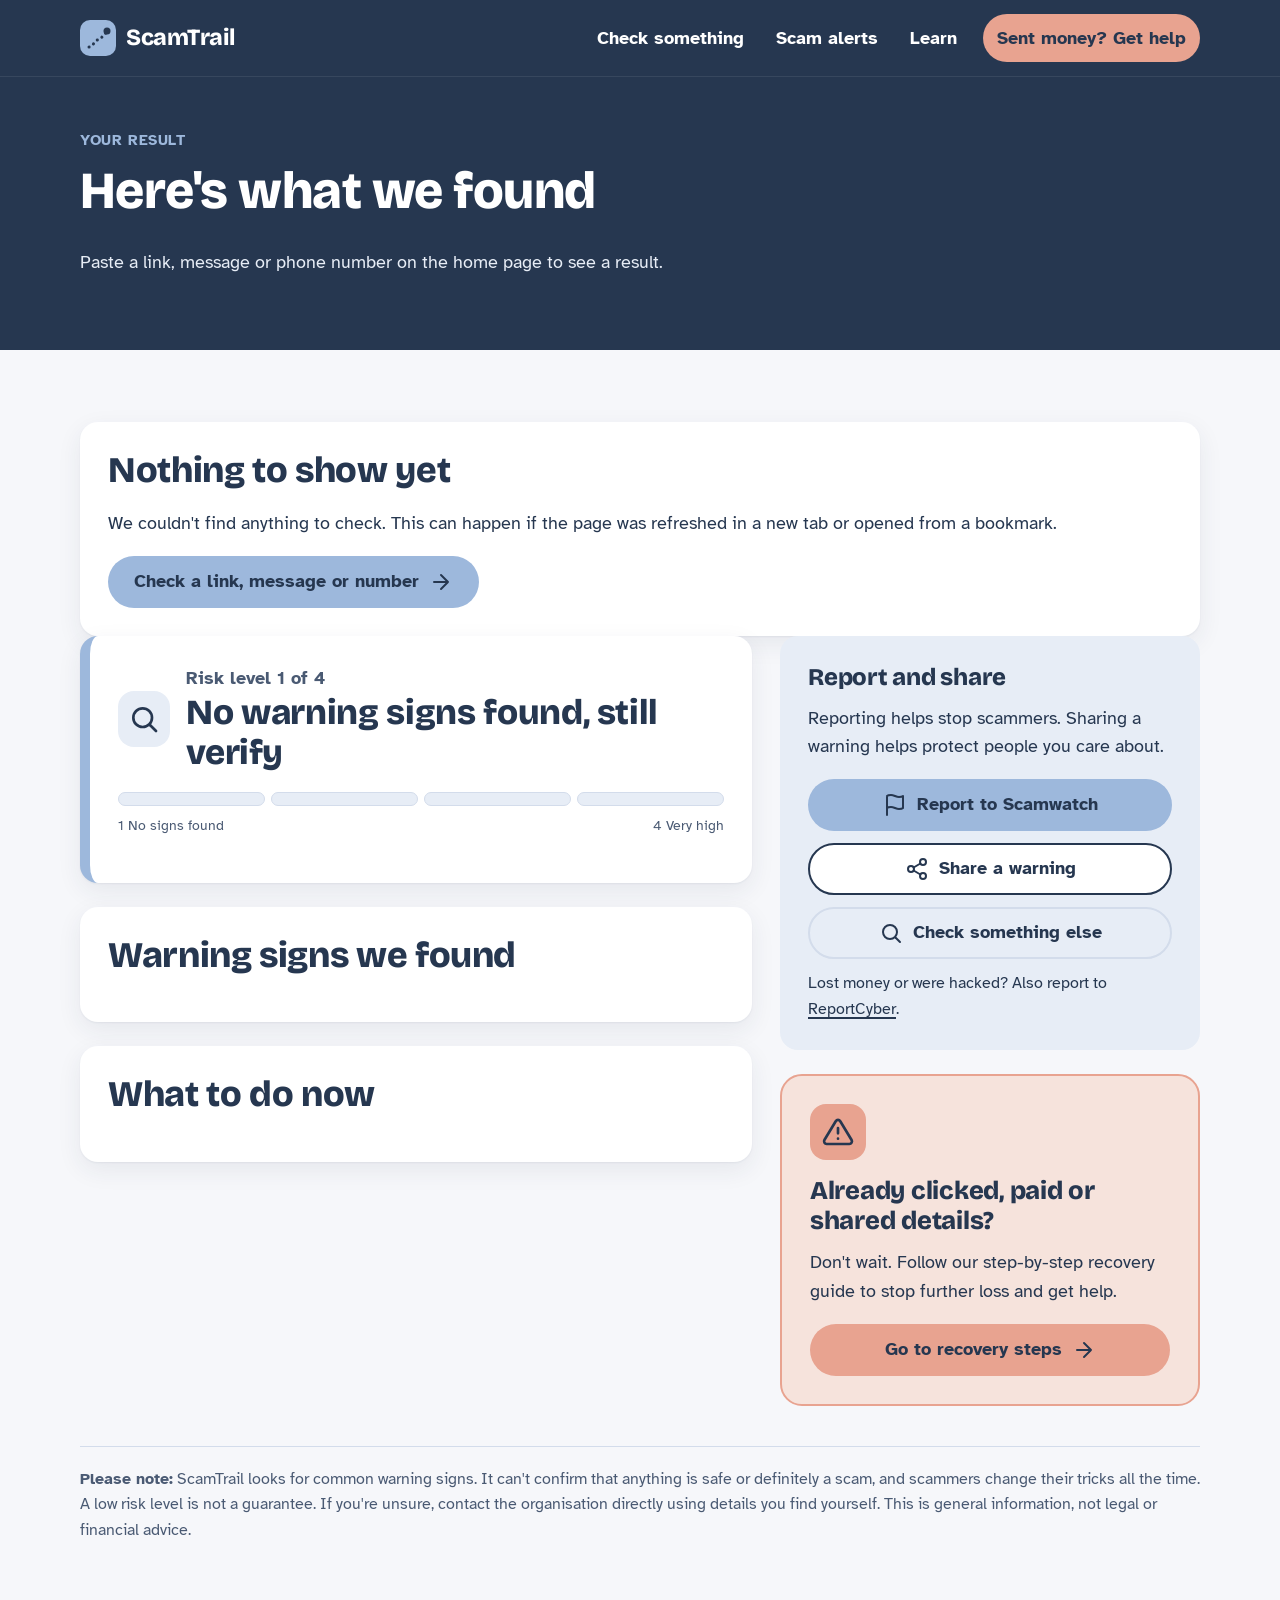
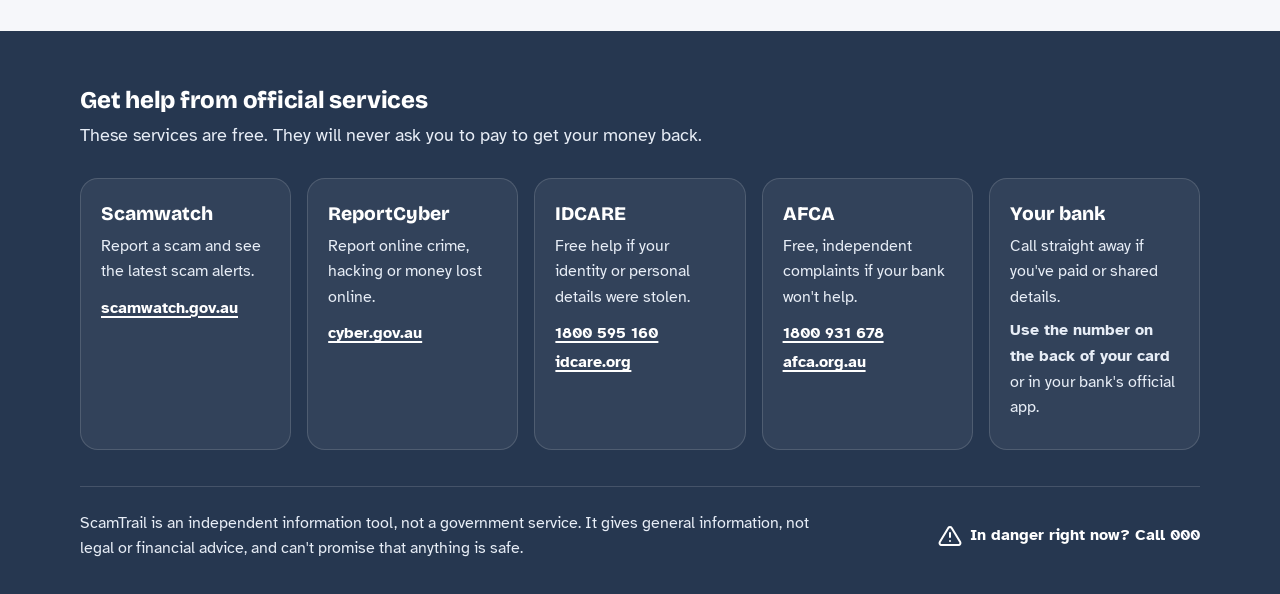
<file: result.html>
<!doctype html>
<html lang="en-AU">
<head>
  <meta charset="utf-8">
  <meta name="viewport" content="width=device-width, initial-scale=1">
  <meta name="theme-color" content="#263750">
  <link rel="icon" href="data:image/svg+xml,%3Csvg xmlns='http://www.w3.org/2000/svg' viewBox='0 0 36 36'%3E%3Crect width='36' height='36' rx='10' fill='%239DB8DC'/%3E%3Ccircle cx='27' cy='11' r='3.5' fill='%23263750'/%3E%3Cpath d='M9 27c5 0 4.5-7 9-7s4-7 9-7' fill='none' stroke='%23263750' stroke-width='3' stroke-linecap='round'/%3E%3C/svg%3E">
  <link rel="preconnect" href="https://fonts.googleapis.com">
  <link rel="preconnect" href="https://fonts.gstatic.com" crossorigin>
  <link href="https://fonts.googleapis.com/css2?family=Atkinson+Hyperlegible:ital,wght@0,400;0,700;1,400&family=Bricolage+Grotesque:opsz,wght@12..96,800&display=swap" rel="stylesheet">
  <link rel="stylesheet" href="assets/css/styles.css">
  <title>Your result | ScamTrail</title>
  <meta name="description" content="Your ScamTrail result: the risk level, the warning signs we found and what to do now.">
  <meta name="robots" content="noindex">
</head>
<body>
  <svg xmlns="http://www.w3.org/2000/svg" style="display:none" aria-hidden="true">
    <symbol id="i-link" viewBox="0 0 24 24"><path d="M10 13a5 5 0 0 0 7.07 0l3-3a5 5 0 0 0-7.07-7.07l-1.5 1.5"/><path d="M14 11a5 5 0 0 0-7.07 0l-3 3a5 5 0 0 0 7.07 7.07l1.5-1.5"/></symbol>
    <symbol id="i-message" viewBox="0 0 24 24"><path d="M21 15a2 2 0 0 1-2 2H7l-4 4V5a2 2 0 0 1 2-2h14a2 2 0 0 1 2 2z"/><path d="M8 9h8M8 13h5"/></symbol>
    <symbol id="i-phone" viewBox="0 0 24 24"><rect x="6.5" y="2" width="11" height="20" rx="2.5"/><path d="M11 18h2"/></symbol>
    <symbol id="i-image" viewBox="0 0 24 24"><rect x="3" y="3" width="18" height="18" rx="2.5"/><circle cx="8.5" cy="8.5" r="1.5"/><path d="m21 15-5-5L5 21"/></symbol>
    <symbol id="i-shield" viewBox="0 0 24 24"><path d="M12 22s8-4 8-10V5l-8-3-8 3v7c0 6 8 10 8 10z"/></symbol>
    <symbol id="i-shield-check" viewBox="0 0 24 24"><path d="M12 22s8-4 8-10V5l-8-3-8 3v7c0 6 8 10 8 10z"/><path d="m9 12 2 2 4-4"/></symbol>
    <symbol id="i-alert" viewBox="0 0 24 24"><path d="M10.3 3.9 1.8 18a2 2 0 0 0 1.7 3h17a2 2 0 0 0 1.7-3L13.7 3.9a2 2 0 0 0-3.4 0z"/><path d="M12 9v4M12 17h.01"/></symbol>
    <symbol id="i-check" viewBox="0 0 24 24"><path d="M20 6 9 17l-5-5"/></symbol>
    <symbol id="i-x" viewBox="0 0 24 24"><path d="M18 6 6 18M6 6l12 12"/></symbol>
    <symbol id="i-arrow" viewBox="0 0 24 24"><path d="M5 12h14M12 5l7 7-7 7"/></symbol>
    <symbol id="i-external" viewBox="0 0 24 24"><path d="M18 13v6a2 2 0 0 1-2 2H5a2 2 0 0 1-2-2V8a2 2 0 0 1 2-2h6M15 3h6v6M10 14 21 3"/></symbol>
    <symbol id="i-bank" viewBox="0 0 24 24"><path d="M3 10h18L12 4 3 10z"/><path d="M5 10v8M9.5 10v8M14.5 10v8M19 10v8M3 20h18"/></symbol>
    <symbol id="i-card" viewBox="0 0 24 24"><rect x="2" y="5" width="20" height="14" rx="2.5"/><path d="M2 10h20M6 15h4"/></symbol>
    <symbol id="i-gift" viewBox="0 0 24 24"><rect x="3" y="8" width="18" height="4" rx="1"/><path d="M12 8v13M19 12v9H5v-9"/><path d="M7.5 8a2.5 2.5 0 0 1 0-5C11 3 12 8 12 8s1-5 4.5-5a2.5 2.5 0 0 1 0 5"/></symbol>
    <symbol id="i-id" viewBox="0 0 24 24"><rect x="2" y="5" width="20" height="14" rx="2.5"/><circle cx="8" cy="11" r="2"/><path d="M5 16c.7-1.2 1.8-2 3-2s2.3.8 3 2M14 10h5M14 14h3"/></symbol>
    <symbol id="i-monitor" viewBox="0 0 24 24"><rect x="2" y="4" width="20" height="13" rx="2.5"/><path d="M8 21h8M12 17v4"/></symbol>
    <symbol id="i-book" viewBox="0 0 24 24"><path d="M4 19.5A2.5 2.5 0 0 1 6.5 17H20V3H6.5A2.5 2.5 0 0 0 4 5.5z"/><path d="M4 19.5A2.5 2.5 0 0 0 6.5 22H20v-5"/></symbol>
    <symbol id="i-quiz" viewBox="0 0 24 24"><circle cx="12" cy="12" r="10"/><path d="M9.1 9a3 3 0 0 1 5.8 1c0 2-3 3-3 3M12 17h.01"/></symbol>
    <symbol id="i-family" viewBox="0 0 24 24"><path d="M17 21v-2a4 4 0 0 0-4-4H5a4 4 0 0 0-4 4v2"/><circle cx="9" cy="7" r="4"/><path d="M23 21v-2a4 4 0 0 0-3-3.9M16 3.1a4 4 0 0 1 0 7.8"/></symbol>
    <symbol id="i-share" viewBox="0 0 24 24"><circle cx="18" cy="5" r="3"/><circle cx="6" cy="12" r="3"/><circle cx="18" cy="19" r="3"/><path d="m8.6 13.5 6.8 4M15.4 6.5l-6.8 4"/></symbol>
    <symbol id="i-flag" viewBox="0 0 24 24"><path d="M4 22V4M4 15s1-1 4-1 5 2 8 2 4-1 4-1V3s-1 1-4 1-5-2-8-2-4 1-4 1"/></symbol>
    <symbol id="i-upload" viewBox="0 0 24 24"><path d="M21 15v4a2 2 0 0 1-2 2H5a2 2 0 0 1-2-2v-4M17 8l-5-5-5 5M12 3v12"/></symbol>
    <symbol id="i-notes" viewBox="0 0 24 24"><rect x="5" y="4" width="14" height="18" rx="2"/><path d="M9 2h6v4H9zM9 11h6M9 15h6"/></symbol>
    <symbol id="i-letter" viewBox="0 0 24 24"><rect x="3" y="5" width="18" height="14" rx="2.5"/><path d="m3 7 9 6 9-6"/></symbol>
    <symbol id="i-lock" viewBox="0 0 24 24"><rect x="4" y="11" width="16" height="10" rx="2.5"/><path d="M8 11V7a4 4 0 0 1 8 0v4"/></symbol>
    <symbol id="i-clock" viewBox="0 0 24 24"><circle cx="12" cy="12" r="10"/><path d="M12 6v6l4 2"/></symbol>
    <symbol id="i-eye" viewBox="0 0 24 24"><path d="M1 12s4-8 11-8 11 8 11 8-4 8-11 8-11-8-11-8z"/><circle cx="12" cy="12" r="3"/></symbol>
    <symbol id="i-menu" viewBox="0 0 24 24"><path d="M3 6h18M3 12h18M3 18h18"/></symbol>
    <symbol id="i-heart" viewBox="0 0 24 24"><path d="M20.8 4.6a5.5 5.5 0 0 0-7.8 0L12 5.7l-1-1.1a5.5 5.5 0 0 0-7.8 7.8L12 21l8.8-8.6a5.5 5.5 0 0 0 0-7.8z"/></symbol>
    <symbol id="i-copy" viewBox="0 0 24 24"><rect x="9" y="9" width="13" height="13" rx="2"/><path d="M5 15H4a2 2 0 0 1-2-2V4a2 2 0 0 1 2-2h9a2 2 0 0 1 2 2v1"/></symbol>
    <symbol id="i-download" viewBox="0 0 24 24"><path d="M21 15v4a2 2 0 0 1-2 2H5a2 2 0 0 1-2-2v-4M7 10l5 5 5-5M12 15V3"/></symbol>
    <symbol id="i-print" viewBox="0 0 24 24"><path d="M6 9V2h12v7M6 18H4a2 2 0 0 1-2-2v-5a2 2 0 0 1 2-2h16a2 2 0 0 1 2 2v5a2 2 0 0 1-2 2h-2"/><rect x="6" y="14" width="12" height="8"/></symbol>
    <symbol id="i-trash" viewBox="0 0 24 24"><path d="M3 6h18M8 6V4a2 2 0 0 1 2-2h4a2 2 0 0 1 2 2v2M19 6l-1 14a2 2 0 0 1-2 2H8a2 2 0 0 1-2-2L5 6"/></symbol>
    <symbol id="i-search" viewBox="0 0 24 24"><circle cx="11" cy="11" r="7"/><path d="m21 21-4.3-4.3"/></symbol>
    <symbol id="i-wifi-off" viewBox="0 0 24 24"><path d="m2 2 20 20M8.5 16.5a5 5 0 0 1 7 0M2 8.8a15 15 0 0 1 4.2-2.6M10.7 5.1A15 15 0 0 1 22 8.8M5 12.9a10 10 0 0 1 5.2-2.8M16.9 11a10 10 0 0 1 2.1 1.9M12 20h.01"/></symbol>
  </svg>
  <a class="skip-link" href="#main">Skip to main content</a>
  <header class="site-header">
    <div class="container header-inner">
      <a class="brand" href="index.html" aria-label="ScamTrail home">
        <svg viewBox="0 0 36 36" aria-hidden="true"><rect width="36" height="36" rx="10" fill="#9DB8DC"/><path d="M9 27c5 0 4.5-7 9-7s4-7 9-7" fill="none" stroke="#263750" stroke-width="3" stroke-linecap="round" stroke-dasharray="0.1 5.5"/><circle cx="27" cy="11" r="3.5" fill="#263750"/></svg>
        ScamTrail
      </a>
      <button class="nav-toggle" type="button" aria-expanded="false" aria-controls="site-nav">
        <svg class="icon" aria-hidden="true"><use href="#i-menu"/></svg>Menu
      </button>
      <nav class="site-nav" id="site-nav" aria-label="Main">
        <ul>
          <li><a href="index.html#check">Check something</a></li>
          <li><a href="index.html#alerts">Scam alerts</a></li>
          <li><a href="index.html#learn">Learn</a></li>
          <li><a class="nav-help" href="recovery.html">Sent money? Get help</a></li>
        </ul>
      </nav>
    </div>
  </header>

  <main id="main">
    <section class="hero hero-small" aria-labelledby="result-title">
      <div class="container">
        <span class="eyebrow">Your result</span>
        <h1 id="result-title" tabindex="-1">Here's what we found</h1>
        <p id="result-intro">We checked it for common warning signs. Read the steps below before you do anything else.</p>
        <div class="checked-item" id="checked-item" hidden>
          <span class="label" id="checked-label">What you checked</span>
          <code id="checked-value"></code>
        </div>
      </div>
    </section>

    <section class="section" aria-label="Result details">
      <div class="container">
        <div id="no-result" class="card" hidden>
          <h2>Nothing to show yet</h2>
          <p>We couldn't find anything to check. This can happen if the page was refreshed in a new tab or opened from a bookmark.</p>
          <a class="btn btn-primary" href="index.html#check">Check a link, message or number<svg class="icon" aria-hidden="true"><use href="#i-arrow"/></svg></a>
        </div>

        <div class="result-layout" id="result" hidden>
          <div class="result-main">
            <article class="card risk-card" id="risk-card" data-level="1" aria-labelledby="risk-label">
              <div class="risk-top">
                <span class="icon-badge" id="risk-icon-wrap" style="margin:0"><svg class="icon icon-lg" aria-hidden="true"><use id="risk-icon" href="#i-search"/></svg></span>
                <div>
                  <p class="risk-level-text" id="risk-level-text">Risk level 1 of 4</p>
                  <h2 class="risk-label" id="risk-label">No warning signs found, still verify</h2>
                </div>
              </div>
              <div class="meter" role="img" id="risk-meter" aria-label="Risk level 1 of 4">
                <span></span><span></span><span></span><span></span>
              </div>
              <div class="meter-scale" aria-hidden="true"><span>1 No signs found</span><span>4 Very high</span></div>
              <p class="risk-summary" id="risk-summary"></p>
            </article>

            <article class="card" aria-labelledby="flags-title">
              <h2 id="flags-title">Warning signs we found</h2>
              <ul class="flag-list" id="flag-list"></ul>
              <div id="notes"></div>
            </article>

            <article class="card" aria-labelledby="todo-title">
              <h2 id="todo-title">What to do now</h2>
              <ol class="todo-list" id="todo-list"></ol>
            </article>
          </div>

          <aside class="result-aside">
            <div class="card card-tint">
              <h2 style="font-size:1.5rem">Report and share</h2>
              <p>Reporting helps stop scammers. Sharing a warning helps protect people you care about.</p>
              <div class="btn-row" style="flex-direction:column">
                <a class="btn btn-primary btn-block" href="https://www.scamwatch.gov.au/report-a-scam" rel="noopener" target="_blank"><svg class="icon" aria-hidden="true"><use href="#i-flag"/></svg>Report to Scamwatch<span class="visually-hidden"> (opens in a new tab)</span></a>
                <button class="btn btn-secondary btn-block" type="button" id="share-btn"><svg class="icon" aria-hidden="true"><use href="#i-share"/></svg>Share a warning</button>
                <a class="btn btn-ghost btn-block" href="index.html#check"><svg class="icon" aria-hidden="true"><use href="#i-search"/></svg>Check something else</a>
              </div>
              <p class="status-msg" id="share-status" role="status"></p>
              <p style="font-size:1rem;margin:12px 0 0">Lost money or were hacked? Also report to <a href="https://www.cyber.gov.au/report-and-recover/report" rel="noopener" target="_blank">ReportCyber<span class="visually-hidden"> (opens in a new tab)</span></a>.</p>
            </div>

            <div class="sent-money">
              <div class="icon-badge icon-badge-warn"><svg class="icon icon-lg" aria-hidden="true"><use href="#i-alert"/></svg></div>
              <h2>Already clicked, paid or shared details?</h2>
              <p>Don't wait. Follow our step-by-step recovery guide to stop further loss and get help.</p>
              <a class="btn btn-warn btn-block" id="recovery-link" href="recovery.html">Go to recovery steps<svg class="icon" aria-hidden="true"><use href="#i-arrow"/></svg></a>
            </div>
          </aside>
        </div>

        <p class="disclaimer" style="margin-top:40px">
          <b>Please note:</b> ScamTrail looks for common warning signs. It can't confirm that anything is safe or definitely a scam, and scammers change their tricks all the time. A low risk level is not a guarantee. If you're unsure, contact the organisation directly using details you find yourself. This is general information, not legal or financial advice.
        </p>
      </div>
    </section>
  </main>

  <footer class="site-footer">
    <div class="container">
      <h2 class="footer-head">Get help from official services</h2>
      <p class="footer-sub">These services are free. They will never ask you to pay to get your money back.</p>
      <ul class="help-list">
        <li>
          <strong>Scamwatch</strong>
          <p>Report a scam and see the latest scam alerts.</p>
          <a href="https://www.scamwatch.gov.au" rel="noopener" target="_blank">scamwatch.gov.au<span class="visually-hidden"> (opens in a new tab)</span></a>
        </li>
        <li>
          <strong>ReportCyber</strong>
          <p>Report online crime, hacking or money lost online.</p>
          <a href="https://www.cyber.gov.au/report-and-recover/report" rel="noopener" target="_blank">cyber.gov.au<span class="visually-hidden"> (opens in a new tab)</span></a>
        </li>
        <li>
          <strong>IDCARE</strong>
          <p>Free help if your identity or personal details were stolen.</p>
          <a href="tel:1800595160">1800 595 160</a><br>
          <a href="https://www.idcare.org" rel="noopener" target="_blank">idcare.org<span class="visually-hidden"> (opens in a new tab)</span></a>
        </li>
        <li>
          <strong>AFCA</strong>
          <p>Free, independent complaints if your bank won't help.</p>
          <a href="tel:1800931678">1800 931 678</a><br>
          <a href="https://www.afca.org.au" rel="noopener" target="_blank">afca.org.au<span class="visually-hidden"> (opens in a new tab)</span></a>
        </li>
        <li>
          <strong>Your bank</strong>
          <p>Call straight away if you've paid or shared details.</p>
          <p><b>Use the number on the back of your card</b> or in your bank's official app.</p>
        </li>
      </ul>
      <div class="footer-bottom">
        <p>ScamTrail is an independent information tool, not a government service. It gives general information, not legal or financial advice, and can't promise that anything is safe.</p>
        <p class="emergency"><svg class="icon" aria-hidden="true"><use href="#i-alert"/></svg>In danger right now? Call 000</p>
      </div>
    </div>
  </footer>

  <script src="assets/js/analyser.js"></script>
  <script src="assets/js/app.js"></script>
  <script src="assets/js/result.js"></script>
</body>
</html>
</file>
<file: assets/css/styles.css>
/* ScamTrail: calm, minimal, high-legibility styles */

:root {
  --slate: #263750;
  --slate-soft: #4a5a73;
  --bg: #f6f7fa;
  --white: #ffffff;
  --blue: #9db8dc;
  --blue-hover: #b3c8e5;
  --tint: #e7edf6;
  --tint-2: #eff3f9;
  --line: #d3dceb;
  --warn: #e8a390;
  --warn-pale: #f6e3dc;

  --radius: 18px;
  --radius-sm: 12px;
  --shadow: 0 1px 2px rgba(38, 55, 80, 0.06), 0 8px 24px rgba(38, 55, 80, 0.08);
  --shadow-lg: 0 2px 4px rgba(38, 55, 80, 0.06), 0 18px 40px rgba(38, 55, 80, 0.14);
  --focus: 0 0 0 3px var(--white), 0 0 0 6px var(--slate);

  --font-head: "Bricolage Grotesque", "Segoe UI", system-ui, sans-serif;
  --font-body: "Atkinson Hyperlegible", "Segoe UI", system-ui, sans-serif;
}

*,
*::before,
*::after {
  box-sizing: border-box;
}

html {
  -webkit-text-size-adjust: 100%;
  scroll-behavior: smooth;
}

@media (prefers-reduced-motion: reduce) {
  html {
    scroll-behavior: auto;
  }
  *,
  *::before,
  *::after {
    transition: none !important;
    animation: none !important;
  }
}

body {
  margin: 0;
  background: var(--bg);
  color: var(--slate);
  font-family: var(--font-body);
  font-size: 18px;
  line-height: 1.6;
  overflow-x: hidden;
}

h1,
h2,
h3,
h4 {
  font-family: var(--font-head);
  font-weight: 800;
  line-height: 1.15;
  letter-spacing: -0.01em;
  margin: 0 0 0.5em;
}

h1 {
  font-size: clamp(2rem, 5vw, 3.25rem);
}

h2 {
  font-size: clamp(1.6rem, 3.4vw, 2.25rem);
}

h3 {
  font-size: 1.3rem;
}

p {
  margin: 0 0 1em;
}

a {
  color: var(--slate);
  text-decoration-thickness: 2px;
  text-underline-offset: 3px;
}

a:hover {
  text-decoration-thickness: 3px;
}

img {
  max-width: 100%;
  display: block;
}

:focus-visible {
  outline: none;
  box-shadow: var(--focus);
  border-radius: 6px;
}

.visually-hidden {
  position: absolute !important;
  width: 1px;
  height: 1px;
  padding: 0;
  margin: -1px;
  overflow: hidden;
  clip: rect(0, 0, 0, 0);
  white-space: nowrap;
  border: 0;
}

.skip-link {
  position: absolute;
  left: 16px;
  top: -100px;
  z-index: 100;
  background: var(--white);
  padding: 12px 18px;
  border-radius: var(--radius-sm);
  font-weight: 700;
}

.skip-link:focus {
  top: 12px;
}

.container {
  width: 100%;
  max-width: 1160px;
  margin: 0 auto;
  padding: 0 20px;
}

@media (max-width: 480px) {
  .container {
    padding: 0 16px;
  }
}

.icon {
  width: 24px;
  height: 24px;
  flex: none;
  fill: none;
  stroke: currentColor;
  stroke-width: 2;
  stroke-linecap: round;
  stroke-linejoin: round;
}

.icon-lg {
  width: 32px;
  height: 32px;
}

/* ---------- Header ---------- */

.site-header {
  background: var(--slate);
  color: var(--white);
  border-bottom: 1px solid rgba(255, 255, 255, 0.08);
}

.header-inner {
  display: flex;
  align-items: center;
  justify-content: space-between;
  gap: 16px;
  min-height: 76px;
}

.brand {
  display: inline-flex;
  align-items: center;
  gap: 10px;
  color: var(--white);
  text-decoration: none;
  font-family: var(--font-head);
  font-weight: 800;
  font-size: 1.45rem;
  letter-spacing: -0.02em;
}

.brand svg {
  width: 36px;
  height: 36px;
}

.nav-toggle {
  display: none;
  align-items: center;
  gap: 8px;
  background: transparent;
  color: var(--white);
  border: 2px solid rgba(255, 255, 255, 0.35);
  border-radius: 999px;
  padding: 8px 16px;
  min-height: 48px;
  font: inherit;
  font-weight: 700;
  cursor: pointer;
}

.site-nav ul {
  display: flex;
  align-items: center;
  gap: 4px;
  list-style: none;
  margin: 0;
  padding: 0;
}

.site-nav a {
  display: inline-flex;
  align-items: center;
  min-height: 48px;
  padding: 0 14px;
  color: var(--white);
  text-decoration: none;
  border-radius: 999px;
  font-weight: 700;
}

.site-nav a:hover,
.site-nav a[aria-current="page"] {
  background: rgba(255, 255, 255, 0.1);
}

.site-nav a.nav-help {
  background: var(--warn);
  color: var(--slate);
  margin-left: 8px;
}

.site-nav a.nav-help:hover {
  background: var(--warn-pale);
}

@media (max-width: 860px) {
  .nav-toggle {
    display: inline-flex;
  }
  .site-nav {
    display: none;
    position: absolute;
    left: 0;
    right: 0;
    top: 76px;
    background: var(--slate);
    padding: 8px 16px 20px;
    z-index: 50;
    box-shadow: var(--shadow-lg);
  }
  .site-nav.is-open {
    display: block;
  }
  .site-nav ul {
    flex-direction: column;
    align-items: stretch;
  }
  .site-nav a {
    width: 100%;
    border-radius: var(--radius-sm);
  }
  .site-nav a.nav-help {
    margin: 8px 0 0;
    justify-content: center;
  }
  .site-header {
    position: relative;
  }
}

/* ---------- Buttons ---------- */

.btn {
  display: inline-flex;
  align-items: center;
  justify-content: center;
  gap: 10px;
  min-height: 52px;
  padding: 12px 24px;
  border: 2px solid transparent;
  border-radius: 999px;
  font: inherit;
  font-weight: 700;
  line-height: 1.2;
  text-decoration: none;
  text-align: center;
  cursor: pointer;
  transition: background-color 0.15s ease, border-color 0.15s ease, transform 0.15s ease;
}

.btn:hover {
  text-decoration: none;
}

.btn:active {
  transform: translateY(1px);
}

.btn-primary {
  background: var(--blue);
  color: var(--slate);
}

.btn-primary:hover {
  background: var(--blue-hover);
}

.btn-secondary {
  background: var(--white);
  color: var(--slate);
  border-color: var(--slate);
}

.btn-secondary:hover {
  background: var(--tint-2);
}

.btn-warn {
  background: var(--warn);
  color: var(--slate);
}

.btn-warn:hover {
  background: #edb5a6;
}

.btn-ghost {
  background: transparent;
  color: var(--slate);
  border-color: var(--line);
}

.btn-ghost:hover {
  background: var(--tint-2);
}

.btn-block {
  width: 100%;
}

.btn-row {
  display: flex;
  flex-wrap: wrap;
  gap: 12px;
}

/* ---------- Sections ---------- */

.section {
  padding: 72px 0;
}

.section-tint {
  background: var(--tint-2);
}

.section-dark {
  background: var(--slate);
  color: var(--white);
}

.section-dark a {
  color: var(--white);
}

.section-head {
  max-width: 680px;
  margin-bottom: 36px;
}

.section-head p {
  color: var(--slate-soft);
}

.section-dark .section-head p {
  color: var(--tint);
}

.eyebrow {
  display: inline-block;
  font-weight: 700;
  font-size: 0.95rem;
  letter-spacing: 0.04em;
  text-transform: uppercase;
  color: var(--slate-soft);
  margin-bottom: 10px;
}

.section-dark .eyebrow {
  color: var(--blue);
}

@media (max-width: 640px) {
  .section {
    padding: 52px 0;
  }
}

/* ---------- Cards ---------- */

.card {
  background: var(--white);
  border-radius: var(--radius);
  box-shadow: var(--shadow);
  padding: 28px;
}

.card-tint {
  background: var(--tint);
  box-shadow: none;
}

.card-warn {
  background: var(--warn-pale);
  box-shadow: none;
  border: 2px solid var(--warn);
}

.icon-badge {
  display: inline-flex;
  align-items: center;
  justify-content: center;
  width: 56px;
  height: 56px;
  border-radius: 16px;
  background: var(--tint);
  color: var(--slate);
  margin-bottom: 16px;
}

.icon-badge-warn {
  background: var(--warn);
}

.tag {
  display: inline-flex;
  align-items: center;
  gap: 6px;
  padding: 4px 12px;
  border-radius: 999px;
  font-size: 0.85rem;
  font-weight: 700;
  background: var(--tint);
  color: var(--slate);
}

.tag-warn {
  background: var(--warn-pale);
  border: 1px solid var(--warn);
}

.tag .icon {
  width: 16px;
  height: 16px;
}

.grid {
  display: grid;
  gap: 24px;
}

.grid-3 {
  grid-template-columns: repeat(3, minmax(0, 1fr));
}

@media (max-width: 960px) {
  .grid-3 {
    grid-template-columns: repeat(2, minmax(0, 1fr));
  }
}

@media (max-width: 640px) {
  .grid-3 {
    grid-template-columns: 1fr;
  }
  .card {
    padding: 22px;
  }
}

/* ---------- Hero ---------- */

.hero {
  background: var(--slate);
  color: var(--white);
  padding: 56px 0 72px;
}

.hero-grid {
  display: grid;
  grid-template-columns: minmax(0, 1.7fr) minmax(0, 1fr);
  gap: 28px;
  align-items: start;
}

.hero-intro {
  grid-column: 1 / -1;
  max-width: 760px;
}

.hero-intro p {
  font-size: 1.15rem;
  color: var(--tint);
}

.hero .eyebrow {
  color: var(--blue);
}

.privacy-note {
  display: inline-flex;
  align-items: center;
  gap: 8px;
  font-size: 1rem;
  color: var(--tint);
}

.privacy-note .icon {
  width: 20px;
  height: 20px;
  color: var(--blue);
}

@media (max-width: 960px) {
  .hero-grid {
    grid-template-columns: 1fr;
  }
}

.hero-small {
  padding: 48px 0 56px;
}

.hero-small p {
  color: var(--tint);
  font-size: 1.1rem;
  max-width: 720px;
}

/* ---------- Checker (tabs) ---------- */

.checker {
  background: var(--white);
  color: var(--slate);
  border-radius: 22px;
  box-shadow: var(--shadow-lg);
  overflow: hidden;
}

.tablist {
  display: grid;
  grid-template-columns: repeat(4, minmax(0, 1fr));
  background: var(--tint);
  padding: 6px;
  gap: 6px;
}

.tab {
  display: flex;
  flex-direction: column;
  align-items: center;
  justify-content: center;
  gap: 4px;
  min-height: 72px;
  padding: 10px 6px;
  border: 0;
  border-radius: 14px;
  background: transparent;
  color: var(--slate);
  font: inherit;
  font-weight: 700;
  font-size: 1rem;
  cursor: pointer;
}

.tab:hover {
  background: var(--tint-2);
}

.tab[aria-selected="true"] {
  background: var(--white);
  box-shadow: var(--shadow);
}

.tabpanel {
  padding: 28px;
}

.tabpanel[hidden] {
  display: none;
}

@media (max-width: 480px) {
  .tab {
    font-size: 0.9rem;
    min-height: 68px;
  }
  .tabpanel {
    padding: 22px 18px;
  }
}

/* ---------- Forms ---------- */

.field {
  margin-bottom: 20px;
}

.field label,
.field .label {
  display: block;
  font-weight: 700;
  margin-bottom: 6px;
}

.hint {
  display: block;
  font-size: 1rem;
  color: var(--slate-soft);
  margin-bottom: 8px;
}

.input,
.textarea,
.select {
  display: block;
  width: 100%;
  min-height: 56px;
  padding: 14px 16px;
  border: 2px solid var(--line);
  border-radius: var(--radius-sm);
  background: var(--white);
  color: var(--slate);
  font: inherit;
}

.textarea {
  min-height: 140px;
  resize: vertical;
}

.input:focus,
.textarea:focus,
.select:focus {
  outline: none;
  border-color: var(--slate);
  box-shadow: 0 0 0 3px var(--tint);
}

.input[aria-invalid="true"],
.textarea[aria-invalid="true"] {
  border-color: var(--warn);
}

.error-msg {
  display: flex;
  align-items: flex-start;
  gap: 8px;
  margin-top: 8px;
  padding: 10px 14px;
  border-radius: var(--radius-sm);
  background: var(--warn-pale);
  font-weight: 700;
  font-size: 1rem;
}

.error-msg:empty {
  display: none;
}

.upload {
  display: flex;
  flex-direction: column;
  align-items: center;
  justify-content: center;
  gap: 8px;
  padding: 28px 16px;
  border: 2px dashed var(--blue);
  border-radius: var(--radius);
  background: var(--tint-2);
  text-align: center;
  cursor: pointer;
}

.upload:hover {
  background: var(--tint);
}

.upload input {
  position: absolute;
  opacity: 0;
  width: 1px;
  height: 1px;
}

.upload:focus-within {
  box-shadow: var(--focus);
}

.upload-title {
  font-weight: 700;
}

.preview {
  display: flex;
  align-items: center;
  gap: 16px;
  margin-top: 16px;
  padding: 12px;
  border-radius: var(--radius-sm);
  background: var(--tint-2);
}

.preview[hidden] {
  display: none;
}

.preview img {
  width: 88px;
  height: 88px;
  object-fit: cover;
  border-radius: 10px;
  border: 1px solid var(--line);
}

.preview-name {
  font-size: 1rem;
  word-break: break-all;
}

.form-note {
  display: flex;
  gap: 10px;
  align-items: flex-start;
  font-size: 1rem;
  color: var(--slate-soft);
  margin: 16px 0 0;
}

.form-note .icon {
  width: 20px;
  height: 20px;
  margin-top: 3px;
}

/* ---------- Side card: already sent money ---------- */

.sent-money {
  background: var(--warn-pale);
  color: var(--slate);
  border-radius: 22px;
  padding: 28px;
  border: 2px solid var(--warn);
}

.sent-money h2 {
  font-size: 1.6rem;
}

.sent-money ul {
  padding-left: 0;
  list-style: none;
  margin: 0 0 20px;
}

.sent-money li {
  display: flex;
  gap: 10px;
  align-items: flex-start;
  margin-bottom: 10px;
}

.sent-money li .icon {
  margin-top: 3px;
  width: 20px;
  height: 20px;
}

/* ---------- How it works ---------- */

.steps {
  counter-reset: step;
  list-style: none;
  padding: 0;
  margin: 0;
}

.step-card {
  position: relative;
}

.step-num {
  display: inline-flex;
  align-items: center;
  justify-content: center;
  width: 44px;
  height: 44px;
  border-radius: 50%;
  background: var(--blue);
  color: var(--slate);
  font-family: var(--font-head);
  font-weight: 800;
  font-size: 1.2rem;
  margin-bottom: 16px;
}

.step-card p {
  color: var(--slate-soft);
  margin: 0;
}

/* ---------- Alerts grid ---------- */

.alert-card {
  display: flex;
  flex-direction: column;
  border-top: 6px solid var(--warn);
}

.alert-card .tag {
  align-self: flex-start;
  margin-bottom: 14px;
}

.alert-card p {
  color: var(--slate-soft);
}

.alert-tip {
  margin-top: auto;
  padding: 14px 16px;
  background: var(--tint-2);
  border-radius: var(--radius-sm);
  font-size: 1rem;
}

.alert-tip strong {
  display: block;
}

.section-foot {
  margin-top: 32px;
}

/* ---------- Learn ---------- */

.learn-card {
  display: flex;
  flex-direction: column;
}

.learn-card p {
  color: var(--slate-soft);
}

.learn-card .btn {
  margin-top: auto;
  align-self: flex-start;
}

dialog {
  width: min(680px, calc(100vw - 32px));
  max-height: calc(100vh - 48px);
  padding: 0;
  border: 0;
  border-radius: 22px;
  background: var(--white);
  color: var(--slate);
  box-shadow: var(--shadow-lg);
}

dialog::backdrop {
  background: rgba(38, 55, 80, 0.6);
}

.dialog-head {
  display: flex;
  align-items: center;
  justify-content: space-between;
  gap: 16px;
  padding: 22px 28px;
  background: var(--tint);
  position: sticky;
  top: 0;
  z-index: 1;
}

.dialog-head h2 {
  font-size: 1.5rem;
  margin: 0;
}

.dialog-close {
  display: inline-flex;
  align-items: center;
  gap: 6px;
  min-height: 48px;
  padding: 0 16px;
  border: 2px solid var(--slate);
  border-radius: 999px;
  background: var(--white);
  color: var(--slate);
  font: inherit;
  font-weight: 700;
  cursor: pointer;
}

.dialog-body {
  padding: 24px 28px 32px;
}

@media (max-width: 480px) {
  .dialog-head,
  .dialog-body {
    padding-left: 18px;
    padding-right: 18px;
  }
}

.sign-list,
.tip-list {
  list-style: none;
  padding: 0;
  margin: 0;
}

.sign-list li,
.tip-list li {
  display: flex;
  gap: 14px;
  padding: 16px 0;
  border-bottom: 1px solid var(--line);
}

.sign-list li:last-child,
.tip-list li:last-child {
  border-bottom: 0;
}

.sign-list .icon-badge,
.tip-list .icon-badge {
  width: 44px;
  height: 44px;
  border-radius: 12px;
  margin: 0;
  flex: none;
}

.sign-list p,
.tip-list p {
  margin: 0;
  color: var(--slate-soft);
}

/* Quiz */

.quiz-progress {
  font-weight: 700;
  color: var(--slate-soft);
  margin-bottom: 8px;
}

.quiz-q {
  font-size: 1.2rem;
  font-weight: 700;
  margin-bottom: 18px;
}

.quiz-options {
  display: grid;
  gap: 12px;
  margin-bottom: 18px;
}

.quiz-option {
  display: flex;
  align-items: center;
  gap: 12px;
  width: 100%;
  min-height: 60px;
  padding: 14px 18px;
  text-align: left;
  border: 2px solid var(--line);
  border-radius: var(--radius-sm);
  background: var(--white);
  color: var(--slate);
  font: inherit;
  cursor: pointer;
}

.quiz-option:hover:not(:disabled) {
  border-color: var(--slate);
}

.quiz-option:disabled {
  cursor: default;
}

.quiz-option.is-correct {
  background: var(--tint);
  border-color: var(--slate);
}

.quiz-option.is-wrong {
  background: var(--warn-pale);
  border-color: var(--warn);
}

.quiz-option .mark {
  margin-left: auto;
  font-weight: 700;
  font-size: 0.95rem;
}

.quiz-feedback {
  padding: 16px 18px;
  border-radius: var(--radius-sm);
  background: var(--tint-2);
  margin-bottom: 18px;
}

.quiz-feedback:empty {
  display: none;
}

/* ---------- Result page ---------- */

.result-layout {
  display: grid;
  grid-template-columns: minmax(0, 1.6fr) minmax(0, 1fr);
  gap: 28px;
  align-items: start;
}

.result-main > * + * {
  margin-top: 24px;
}

.result-aside > * + * {
  margin-top: 24px;
}

@media (max-width: 960px) {
  .result-layout {
    grid-template-columns: 1fr;
  }
}

.checked-item {
  margin-top: 20px;
  padding: 16px 18px;
  border-radius: var(--radius-sm);
  background: rgba(255, 255, 255, 0.08);
  border: 1px solid rgba(255, 255, 255, 0.18);
  max-width: 760px;
}

.checked-item .label {
  display: block;
  font-size: 0.95rem;
  color: var(--blue);
  font-weight: 700;
  margin-bottom: 4px;
}

.checked-item code {
  font-family: ui-monospace, "SF Mono", Menlo, Consolas, monospace;
  font-size: 1rem;
  word-break: break-all;
  white-space: pre-wrap;
  color: var(--white);
}

.risk-card {
  border-left: 10px solid var(--blue);
}

.risk-card[data-level="2"],
.risk-card[data-level="3"],
.risk-card[data-level="4"] {
  border-left-color: var(--warn);
}

.risk-card[data-level="3"],
.risk-card[data-level="4"] {
  background: var(--warn-pale);
  box-shadow: none;
}

.risk-top {
  display: flex;
  align-items: center;
  gap: 16px;
  margin-bottom: 18px;
}

.risk-level-text {
  font-weight: 700;
  color: var(--slate-soft);
  margin: 0;
}

.risk-label {
  font-size: clamp(1.6rem, 3.6vw, 2.2rem);
  margin: 0;
}

.meter {
  display: grid;
  grid-template-columns: repeat(4, 1fr);
  gap: 6px;
  margin: 8px 0 8px;
}

.meter span {
  height: 14px;
  border-radius: 999px;
  background: var(--tint);
  border: 1px solid var(--line);
}

.meter span.on {
  background: var(--warn);
  border-color: var(--warn);
}

.risk-card[data-level="1"] .meter span.on {
  background: var(--blue);
  border-color: var(--blue);
}

.meter-scale {
  display: flex;
  justify-content: space-between;
  font-size: 0.9rem;
  color: var(--slate-soft);
  margin-bottom: 18px;
}

.risk-summary {
  font-size: 1.1rem;
  margin: 0;
}

.flag-list {
  list-style: none;
  padding: 0;
  margin: 0;
}

.flag-list li {
  display: flex;
  gap: 14px;
  padding: 18px 0;
  border-bottom: 1px solid var(--line);
}

.flag-list li:first-child {
  padding-top: 4px;
}

.flag-list li:last-child {
  border-bottom: 0;
  padding-bottom: 0;
}

.flag-list .icon-badge {
  width: 44px;
  height: 44px;
  border-radius: 12px;
  margin: 0;
  flex: none;
  background: var(--warn-pale);
}

.flag-list h3 {
  font-size: 1.1rem;
  margin: 0 0 4px;
  font-family: var(--font-body);
  font-weight: 700;
  letter-spacing: 0;
}

.flag-list p {
  margin: 0;
  color: var(--slate-soft);
}

.flag-strength {
  display: inline-block;
  margin-left: 8px;
  font-size: 0.85rem;
  font-weight: 700;
  padding: 1px 10px;
  border-radius: 999px;
  background: var(--warn-pale);
  border: 1px solid var(--warn);
  vertical-align: middle;
}

.todo-list {
  counter-reset: todo;
  list-style: none;
  padding: 0;
  margin: 0;
}

.todo-list li {
  counter-increment: todo;
  position: relative;
  padding: 0 0 16px 52px;
  min-height: 40px;
}

.todo-list li::before {
  content: counter(todo);
  position: absolute;
  left: 0;
  top: -2px;
  width: 36px;
  height: 36px;
  border-radius: 50%;
  background: var(--tint);
  display: flex;
  align-items: center;
  justify-content: center;
  font-family: var(--font-head);
  font-weight: 800;
}

.todo-list li:last-child {
  padding-bottom: 0;
}

.info-note {
  display: flex;
  gap: 12px;
  align-items: flex-start;
  padding: 16px 18px;
  background: var(--tint-2);
  border-radius: var(--radius-sm);
  margin-top: 18px;
}

.info-note .icon {
  margin-top: 2px;
}

.info-note p {
  margin: 0;
}

.disclaimer {
  font-size: 1rem;
  color: var(--slate-soft);
  border-top: 1px solid var(--line);
  padding-top: 20px;
}

.status-msg {
  font-weight: 700;
  margin-top: 12px;
}

.status-msg:empty {
  display: none;
}

/* ---------- Recovery page ---------- */

.what-happened {
  display: grid;
  grid-template-columns: repeat(5, minmax(0, 1fr));
  gap: 12px;
  border: 0;
  padding: 0;
  margin: 0;
}

.what-happened legend {
  font-family: var(--font-head);
  font-weight: 800;
  font-size: clamp(1.6rem, 3.4vw, 2.25rem);
  margin-bottom: 8px;
  padding: 0;
}

.what-happened .hint {
  grid-column: 1 / -1;
  margin-bottom: 12px;
}

.choice {
  position: relative;
}

.choice input {
  position: absolute;
  opacity: 0;
  inset: 0;
  width: 100%;
  height: 100%;
  margin: 0;
  cursor: pointer;
}

.choice-box {
  display: flex;
  flex-direction: column;
  align-items: flex-start;
  gap: 10px;
  height: 100%;
  min-height: 132px;
  padding: 18px;
  border: 2px solid var(--line);
  border-radius: var(--radius);
  background: var(--white);
  font-weight: 700;
  line-height: 1.3;
}

.choice-box .icon-badge {
  width: 48px;
  height: 48px;
  margin: 0;
  border-radius: 14px;
}

.choice-selected {
  display: none;
  font-size: 0.9rem;
  padding: 2px 10px;
  border-radius: 999px;
  background: var(--warn);
}

.choice input:hover + .choice-box {
  border-color: var(--slate);
}

.choice input:checked + .choice-box {
  border-color: var(--slate);
  background: var(--warn-pale);
  box-shadow: inset 0 0 0 1px var(--slate);
}

.choice input:checked + .choice-box .icon-badge {
  background: var(--warn);
}

.choice input:checked + .choice-box .choice-selected {
  display: inline-block;
}

.choice input:focus-visible + .choice-box {
  box-shadow: var(--focus);
}

@media (max-width: 960px) {
  .what-happened {
    grid-template-columns: repeat(3, minmax(0, 1fr));
  }
}

@media (max-width: 640px) {
  .what-happened {
    grid-template-columns: repeat(2, minmax(0, 1fr));
  }
  .choice-box {
    min-height: 120px;
    padding: 14px;
  }
}

.progress {
  display: flex;
  align-items: center;
  gap: 16px;
  flex-wrap: wrap;
  margin-bottom: 24px;
}

.progress-bar {
  flex: 1 1 200px;
  height: 14px;
  border-radius: 999px;
  background: var(--tint);
  overflow: hidden;
}

.progress-bar span {
  display: block;
  height: 100%;
  width: 0;
  background: var(--warn);
  border-radius: 999px;
  transition: width 0.3s ease;
}

.progress-text {
  font-weight: 700;
  margin: 0;
}

.recovery-steps {
  list-style: none;
  padding: 0;
  margin: 0;
  display: grid;
  gap: 20px;
}

.r-step {
  display: grid;
  grid-template-columns: auto minmax(0, 1fr);
  gap: 20px;
  align-items: start;
}

.r-step-num {
  display: flex;
  align-items: center;
  justify-content: center;
  width: 52px;
  height: 52px;
  border-radius: 50%;
  background: var(--warn-pale);
  border: 2px solid var(--warn);
  font-family: var(--font-head);
  font-weight: 800;
  font-size: 1.3rem;
}

.r-step.is-done .r-step-num {
  background: var(--tint);
  border-color: var(--blue);
}

.r-step.is-done .r-step-title {
  text-decoration: line-through;
  text-decoration-thickness: 2px;
}

.r-step-title {
  margin-bottom: 6px;
}

.r-step-kicker {
  display: block;
  font-weight: 700;
  font-size: 0.95rem;
  color: var(--slate-soft);
  margin-bottom: 4px;
}

.r-step ul {
  margin: 0 0 16px;
  padding-left: 22px;
}

.r-step li {
  margin-bottom: 6px;
}

.r-step-first {
  border: 2px solid var(--warn);
}

.done-check {
  display: inline-flex;
  align-items: center;
  gap: 12px;
  min-height: 52px;
  padding: 8px 18px 8px 12px;
  border: 2px solid var(--line);
  border-radius: 999px;
  font-weight: 700;
  cursor: pointer;
  background: var(--white);
}

.done-check:hover {
  border-color: var(--slate);
}

.done-check input {
  width: 26px;
  height: 26px;
  margin: 0;
  accent-color: var(--slate);
  cursor: pointer;
}

.done-check:focus-within {
  box-shadow: var(--focus);
}

.contact-line {
  display: flex;
  flex-wrap: wrap;
  gap: 8px 16px;
  margin-bottom: 16px;
}

.contact-line a {
  font-weight: 700;
}

.recovery-warning {
  display: grid;
  grid-template-columns: auto minmax(0, 1fr);
  gap: 20px;
  background: var(--warn-pale);
  border: 2px solid var(--warn);
  border-radius: 22px;
  padding: 28px;
}

.recovery-warning .icon-badge {
  margin: 0;
}

.recovery-warning ul {
  margin: 0;
  padding-left: 22px;
}

.recovery-warning li {
  margin-bottom: 6px;
}

@media (max-width: 640px) {
  .recovery-warning {
    grid-template-columns: 1fr;
    padding: 22px;
  }
  .r-step {
    grid-template-columns: 1fr;
    gap: 12px;
  }
}

.notes-grid {
  display: grid;
  grid-template-columns: repeat(2, minmax(0, 1fr));
  gap: 0 20px;
}

.notes-grid .field-wide {
  grid-column: 1 / -1;
}

@media (max-width: 640px) {
  .notes-grid {
    grid-template-columns: 1fr;
  }
}

.letter-output {
  min-height: 420px;
  font-size: 1rem;
  line-height: 1.55;
}

.two-col {
  display: grid;
  grid-template-columns: minmax(0, 1fr) minmax(0, 1fr);
  gap: 28px;
  align-items: start;
}

@media (max-width: 960px) {
  .two-col {
    grid-template-columns: 1fr;
  }
}

/* ---------- Footer ---------- */

.site-footer {
  background: var(--slate);
  color: var(--white);
  padding: 56px 0 32px;
}

.site-footer a {
  color: var(--white);
}

.footer-head {
  font-size: 1.5rem;
  margin-bottom: 6px;
}

.footer-sub {
  color: var(--tint);
  margin-bottom: 28px;
}

.help-list {
  list-style: none;
  padding: 0;
  margin: 0 0 36px;
  display: grid;
  grid-template-columns: repeat(5, minmax(0, 1fr));
  gap: 16px;
}

.help-list li {
  background: rgba(255, 255, 255, 0.06);
  border: 1px solid rgba(255, 255, 255, 0.14);
  border-radius: var(--radius);
  padding: 20px;
}

.help-list strong {
  display: block;
  font-family: var(--font-head);
  font-weight: 800;
  font-size: 1.2rem;
  margin-bottom: 4px;
}

.help-list p {
  margin: 0 0 8px;
  font-size: 1rem;
  color: var(--tint);
}

.help-list a {
  font-weight: 700;
  font-size: 1rem;
  word-break: break-word;
}

@media (max-width: 1060px) {
  .help-list {
    grid-template-columns: repeat(3, minmax(0, 1fr));
  }
}

@media (max-width: 720px) {
  .help-list {
    grid-template-columns: repeat(2, minmax(0, 1fr));
  }
}

@media (max-width: 480px) {
  .help-list {
    grid-template-columns: 1fr;
  }
}

.footer-bottom {
  display: flex;
  flex-wrap: wrap;
  justify-content: space-between;
  gap: 16px;
  padding-top: 24px;
  border-top: 1px solid rgba(255, 255, 255, 0.14);
  font-size: 1rem;
  color: var(--tint);
}

.footer-bottom p {
  margin: 0;
  max-width: 760px;
}

.emergency {
  display: inline-flex;
  align-items: center;
  gap: 8px;
  font-weight: 700;
  color: var(--white);
}

/* ---------- Print (case notes, letter) ---------- */

@media print {
  .site-header,
  .site-footer,
  .hero,
  .no-print,
  .btn,
  .done-check {
    display: none !important;
  }
  body {
    background: #fff;
    font-size: 12pt;
  }
  .card {
    box-shadow: none;
    border: 1px solid #ccc;
  }
  .section {
    padding: 12pt 0;
  }
}
</file>
